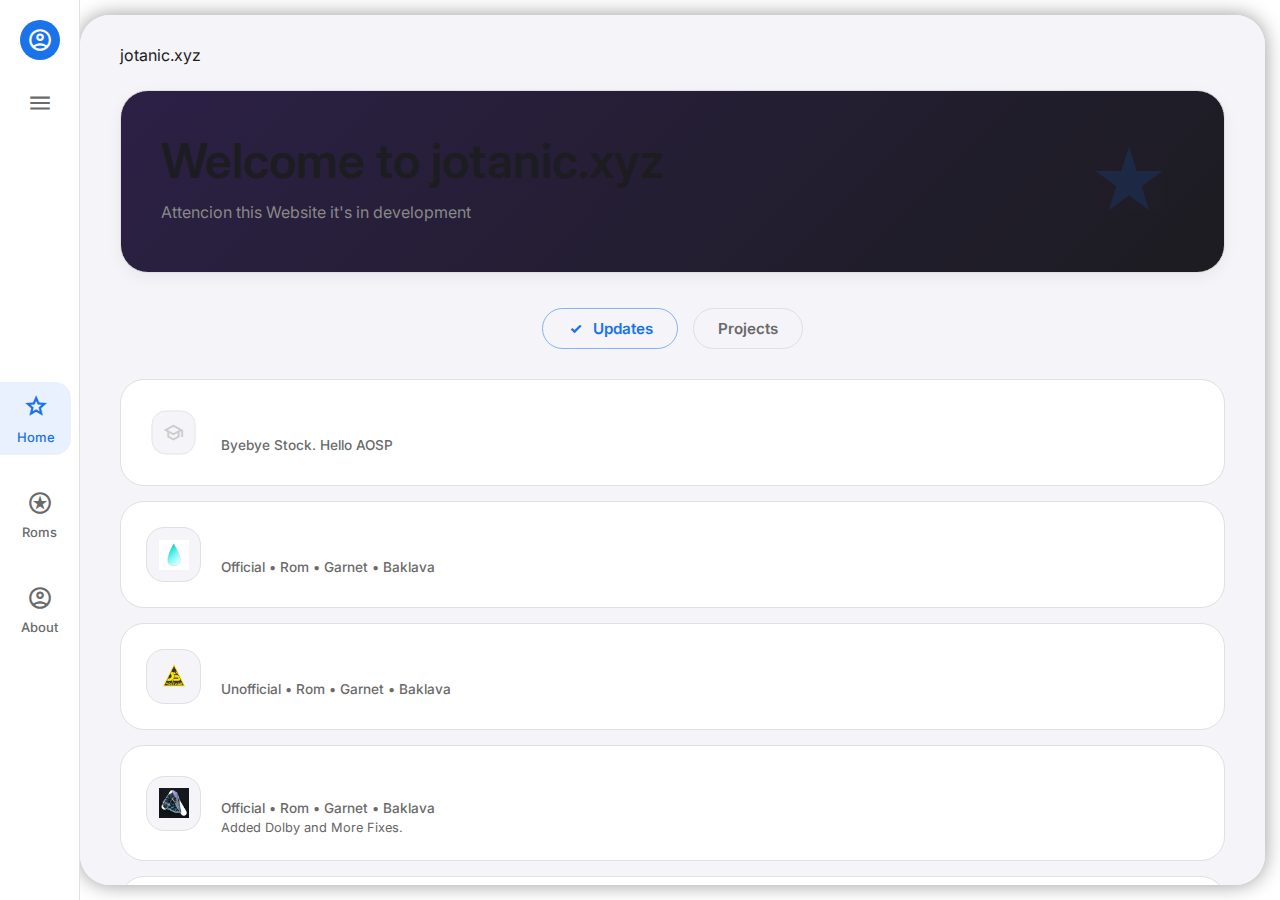
<file: index.html>
<!DOCTYPE html>
<html lang="pt-br">
<head>
    <meta charset="UTF-8">
    <meta name="viewport" content="width=device-width, initial-scale=1.0">
    <title>Jotanic - Home</title>
    <link rel="stylesheet" href="https://fonts.googleapis.com/css2?family=Material+Symbols+Outlined:opsz,wght,FILL,GRAD@24,400,0,0" />
    <link href="https://fonts.googleapis.com/css2?family=Inter:wght@400;500;600&display=swap" rel="stylesheet">
    
    <link rel="stylesheet" href="style.css">

    <style>
        /* Bruh */
        .sub-list {
            display: none; 
            flex-direction: column;
            gap: 10px;
            margin-top: 10px;
            margin-left: 20px; 
            padding-left: 20px;
            border-left: 2px solid #2c2c33; 
        }
        
        /*Folder */
        .folder-header {
            cursor: pointer;
        }

        /* Folder Animation */
        .folder-header .arrow-icon {
            margin-left: auto;
            transition: transform 0.3s;
        }
        .folder-open .arrow-icon {
            transform: rotate(180deg);
        }
        /* --- Filters --- */
        .filter-section {
            margin-top: 20px;
            display: flex;
            flex-direction: column;
            gap: 15px;
        }
        
        .filter-group {
            display: flex;
            align-items: center;
            gap: 10px;
            flex-wrap: wrap;
        }

        .filter-label {
            font-size: 0.8rem;
            color: #888;
            text-transform: uppercase;
            font-weight: 600;
            margin-right: 5px;
        }

        .filter-btn {
            background-color: rgba(255, 255, 255, 0.1);
            border: 1px solid rgba(255, 255, 255, 0.1);
            color: #ccc;
            padding: 6px 16px;
            border-radius: 20px;
            cursor: pointer;
            font-size: 0.85rem;
            transition: all 0.2s;
            font-family: 'Inter', sans-serif;
        }

        .filter-btn:hover {
            background-color: rgba(255, 255, 255, 0.2);
            color: white;
        }

        .filter-btn.active {
            background-color: #bfaee3; 
            color: #2c2045;
            border-color: #bfaee3;
            font-weight: 600;
        }

        
        .rom-tags {
            display: flex;
            flex-wrap: wrap;
            gap: 8px;
            margin-bottom: 8px; 
            margin-top: 4px;
        }

        .mini-tag {
            font-size: 0.75rem;
            background-color: rgba(255, 255, 255, 0.08);
            border: 1px solid rgba(255, 255, 255, 0.1);
            padding: 4px 10px;
            border-radius: 6px;
            color: #ccc;
            font-weight: 500;
            white-space: nowrap;
        }


        .item-info h3 {
            margin-bottom: 8px;
        }
    </style>
</head>
<body>

    <nav class="sidebar">
        <div class="top-section">
            <div class="profile-icon">
                <span class="material-symbols-outlined">account_circle</span>
            </div>
            <button class="menu-btn">
                <span class="material-symbols-outlined">menu</span>
            </button>
        </div>

        <div class="nav-links">
            <a href="index.html" class="menu-btn active" style="text-decoration: none;">
                <div class="icon-box"> <span class="material-symbols-outlined">star</span>
                </div>
                <span>Home</span>
            </a>

            <a href="roms.html" class="menu-btn" style="text-decoration: none;">
                <span class="material-symbols-outlined">stars</span>
                <span>Roms</span>
            </a>

            <a href="about.html" class="menu-btn" style="text-decoration: none;">
                <span class="material-symbols-outlined">account_circle</span>
                <span>About</span>
            </a>
        </div>
    </nav>

    <main class="main-content">
        <header>
            <span>jotanic.xyz</span>
        </header>

        <div class="hero-card" style="background: linear-gradient(135deg, #2c2045 0%, #1c1c21 100%); height: auto; padding-bottom: 50px;">
            <h1>Welcome to jotanic.xyz</h1>
            <p style="color: #888;">Attencion this Website it's in development</p>

            <div class="abstract-art">
                <div class="shape star"></div>
            </div>
        </div>

        <div class="tabs">
            <button id="btn-updates" class="tab-btn active" onclick="showTab('updates')">
                <span class="material-symbols-outlined">check</span>
                Updates
            </button>
            
            <button id="btn-projects" class="tab-btn inactive" onclick="showTab('projects')">
                Projects
            </button>
        </div>

        <div id="view-updates" class="list-container">
            <a href="tutorial/flashguilde.html" class="list-item" style="text-decoration: none; color: inherit;">
                <div class="item-icon" style="transform: scale(0.8);">
                    <span class="material-symbols-outlined">school</span>
                    </div>
                <div class="item-info">
                    <h3>Flash Guilde for Garnet</h3>
                    <p>Byebye Stock. Hello AOSP</p>
                    <span class="item-desc"></span>
                </div>
            </a>
            <a href="post/witaqua.html" class="list-item" style="text-decoration: none; color: inherit;">
                <div class="item-icon">
                    <img src="assets/witaqua.png" alt="witaqua" style="width: 30px; height: 30px; object-fit: contain;">
                </div>
                <div class="item-info">
                    <h3>Witaqua V3.0 Update</h3>
                    <p>Official • Rom • Garnet • Baklava</p>
                    <span class="item-desc"></span>
                </div>
            </a>


            <a href="post/voltage.html" class="list-item" style="text-decoration: none; color: inherit;">
                <div class="item-icon">
                    <img src="assets/voltage.png" alt="VoltageOS" style="width: 30px; height: 30px; object-fit: contain;">
                </div>
                <div class="item-info">
                    <h3>VoltageOS V5.3 Update</h3>
                    <p>Unofficial • Rom • Garnet • Baklava</p>
                    <span class="item-desc"></span>
                </div>
            </a>

            <a href="post/alpha.html" class="list-item" style="text-decoration: none; color: inherit;">
                <div class="item-icon">
                    <img src="assets/alpha.png" alt="AlphaDroid" style="width: 30px; height: 30px; object-fit: contain;">
                </div>
                <div class="item-info">
                    <h3>AlphaDroid Update</h3>
                    <p>Official • Rom • Garnet • Baklava</p>
                    <span class="item-desc">Added Dolby and More Fixes.</span>
                </div>
            </a>

            <a href="post/mist.html" class="list-item" style="text-decoration: none; color: inherit;">
                <div class="item-icon">
                    <img src="assets/mist.png" alt="MistOS" style="width: 30px; height: 30px; object-fit: contain;">
                </div>
                <div class="item-info">
                    <h3>MistOS Update</h3>
                    <p>Unofficial • Rom • Garnet • Baklava</p>
                    <span class="item-desc"></span>
                </div>
            </a>
        </div>


        <div id="view-projects" class="list-container" style="display: none;">
            
            <div class="list-item folder-header" onclick="toggleFolder('folder-garnet', this)">
                <div class="item-icon">
                    <span class="material-symbols-outlined">folder</span> </div>
                <div class="item-info">
                    <h3>Device Trees Garnet</h3>
                    <p>Development • Source</p>
                    <span class="item-desc">Click to see trees versions.</span>
                </div>
                <span class="material-symbols-outlined arrow-icon">expand_more</span>
            </div>

            <div id="folder-garnet" class="sub-list">
                <a href="" class="list-item" style="text-decoration: none; color: inherit;">
                    <div class="item-icon" style="transform: scale(0.8);">
                        <span class="material-symbols-outlined">code</span>
                    </div>
                    <div class="item-info">
                        <h3>None</h3>
                        <p>None</p>
                    </div>
                </a>
            </div>


            <div class="list-item folder-header" onclick="toggleFolder('folder-tutorials', this)">
                <div class="item-icon">
                    <span class="material-symbols-outlined">folder</span>
                </div>
                <div class="item-info">
                    <h3>Tutorials</h3>
                    <p>Guides • How-To</p>
                    <span class="item-desc">Install and Build Roms</span>
                </div>
                <span class="material-symbols-outlined arrow-icon">expand_more</span>
            </div>

            <div id="folder-tutorials" class="sub-list">
                <a href="post/flashGuilde.html" class="list-item" style="text-decoration: none; color: inherit;">
                    <div class="item-icon" style="transform: scale(0.8);">
                        <span class="material-symbols-outlined">school</span>
                    </div>
                    <div class="item-info">
                        <h3>How to Flash Roms</h3>
                        <p>Flashing Time</p>
                    </div>
                </a>
            </div>

        </div>

    </main>

    <script>
        // (Updates / Projects)
        function showTab(tabName) {
            const viewUpdates = document.getElementById('view-updates');
            const viewProjects = document.getElementById('view-projects');
            const btnUpdates = document.getElementById('btn-updates');
            const btnProjects = document.getElementById('btn-projects');
            const checkIcon = '<span class="material-symbols-outlined">check</span>';

            if (tabName === 'updates') {
                viewUpdates.style.display = 'flex';
                viewProjects.style.display = 'none';
                btnUpdates.className = 'tab-btn active';
                btnUpdates.innerHTML = checkIcon + ' Updates';
                btnProjects.className = 'tab-btn inactive';
                btnProjects.innerHTML = 'Projects';
            } else if (tabName === 'projects') {
                viewUpdates.style.display = 'none';
                viewProjects.style.display = 'flex';
                btnProjects.className = 'tab-btn active';
                btnProjects.innerHTML = checkIcon + ' Projects';
                btnUpdates.className = 'tab-btn inactive';
                btnUpdates.innerHTML = 'Updates';
            }
        }

        // Folder
        function toggleFolder(folderId, headerElement) {
            const folder = document.getElementById(folderId);
            
            // Choice
            if (folder.style.display === 'flex') {
                folder.style.display = 'none';
                headerElement.classList.remove('folder-open');
            } else {
                folder.style.display = 'flex';
                headerElement.classList.add('folder-open');
            }
        }
    </script>

</body>
</html>
</file>
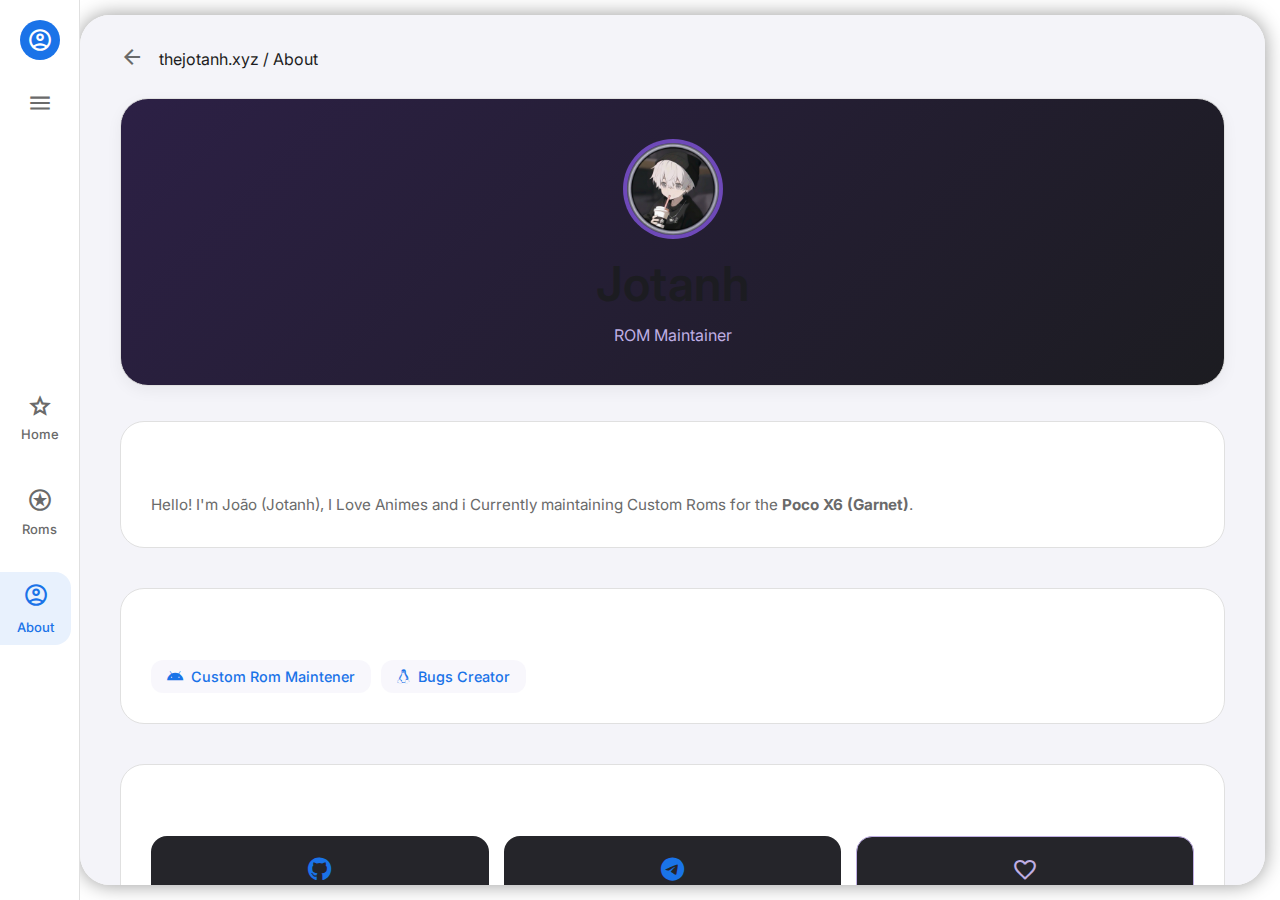
<file: about.html>
<!DOCTYPE html>
<html lang="pt-br">
<head>
    <meta charset="UTF-8">
    <meta name="viewport" content="width=device-width, initial-scale=1.0">
    <title>About Me - Jotanh</title>
    <link rel="stylesheet" href="https://fonts.googleapis.com/css2?family=Material+Symbols+Outlined:opsz,wght,FILL,GRAD@24,400,0,0" />
    <link href="https://fonts.googleapis.com/css2?family=Inter:wght@400;500;600&display=swap" rel="stylesheet">
    <link rel="stylesheet" href="https://cdnjs.cloudflare.com/ajax/libs/font-awesome/6.4.0/css/all.min.css">
    
    <link rel="stylesheet" href="style.css">

    <style>
        /* Style */
        .profile-hero {
            text-align: center;
            display: flex;
            flex-direction: column;
            align-items: center;
            padding-bottom: 40px !important;
        }

        .big-profile-pic {
            width: 100px;
            height: 100px;
            border-radius: 50%;
            object-fit: cover;
            border: 4px solid rgba(255,255,255,0.1);
            margin-bottom: 15px;
            background-color: #5e35b1; /* PlaceHolder */
        }

        .about-section {
            background-color: var(--card-bg);
            border-radius: 24px;
            padding: 30px;
            margin-bottom: 20px;
        }

        .about-section h2 {
            font-size: 1.2rem;
            margin-bottom: 15px;
            color: white;
            display: flex;
            align-items: center;
            gap: 10px;
        }

        .about-text {
            color: var(--text-secondary);
            line-height: 1.6;
            font-size: 0.95rem;
        }

        /* Social */
        .social-grid {
            display: grid;
            grid-template-columns: repeat(auto-fit, minmax(150px, 1fr));
            gap: 15px;
            margin-top: 10px;
        }

        .social-card {
            background-color: #25252a;
            padding: 20px;
            border-radius: 16px;
            text-decoration: none;
            color: white;
            display: flex;
            flex-direction: column;
            align-items: center;
            gap: 10px;
            transition: transform 0.2s, background-color 0.2s;
            border: 1px solid transparent;
        }

        .social-card:hover {
            transform: translateY(-3px);
            background-color: #2c2c33;
            border-color: var(--accent-color);
        }

        .social-card i {
            font-size: 24px;
            color: var(--accent-color);
        }

        /* Tags */
        .skills-container {
            display: flex;
            flex-wrap: wrap;
            gap: 10px;
        }

        .skill-tag {
            background-color: rgba(191, 174, 227, 0.1); /* Transparency */
            color: var(--accent-color);
            padding: 8px 16px;
            border-radius: 12px;
            font-weight: 500;
            font-size: 0.9rem;
            display: flex;
            align-items: center;
            gap: 8px;
        }
    </style>
</head>
<body>

    <nav class="sidebar">
        <div class="top-section">
            <div class="profile-icon">
                <span class="material-symbols-outlined">account_circle</span>
            </div>
            <button class="menu-btn">
                <span class="material-symbols-outlined">menu</span>
            </button>
        </div>

        <div class="nav-links">
            <a href="index.html" class="menu-btn" style="text-decoration: none;">
                <span class="material-symbols-outlined">star</span>
                <span>Home</span>
            </a>

            <a href="roms.html" class="menu-btn" style="text-decoration: none;">
                <span class="material-symbols-outlined">stars</span>
                <span>Roms</span>
            </a>

            <a href="about.html" class="menu-btn active" style="text-decoration: none;">
                <div class="icon-box">
                    <span class="material-symbols-outlined">account_circle</span>
                </div>
                <span>About</span>
            </a>
        </div>
    </nav>

    <main class="main-content">
        <header>
            <a href="index.html" style="text-decoration: none; color: inherit;">
                <span class="material-symbols-outlined back-arrow">arrow_back</span>
            </a>
            <span>thejotanh.xyz / About</span>
        </header>

        <div class="hero-card profile-hero" style="background: linear-gradient(135deg, #2c2045 0%, #1c1c21 100%); height: auto;">
            
            <img src="assets/myprofile/profile.jpg" alt="Profile" class="big-profile-pic">
            
            <h1>Jotanh</h1>
            <p style="color: #bfaee3;">ROM Maintainer</p>
            
        </div>

        <div class="list-container" style="gap: 20px;">
            
            <div class="about-section">
                <h2>
                    <span class="material-symbols-outlined">person</span>
                    Who am I?
                </h2>
                <p class="about-text">
                    Hello! I'm João (Jotanh), I Love Animes and i Currently maintaining Custom Roms for the <strong>Poco X6 (Garnet)</strong>.
                </p>
            </div>

            <div class="about-section">
                <h2>
                    <span class="material-symbols-outlined">code</span>
                    Skills & Tools
                </h2>
                <div class="skills-container">
                    <div class="skill-tag"><i class="fab fa-android"></i> Custom Rom Maintener</div>
                    <div class="skill-tag"><i class="fab fa-linux"></i> Bugs Creator</div>
                </div>
            </div>
            <div class="about-section">
                <h2>
                    <span class="material-symbols-outlined">link</span>
                    Connect with me
                </h2>
                <div class="social-grid">
                    <a href="https://github.com/JotaPE-pp" target="_blank" class="social-card">
                        <i class="fab fa-github"></i>
                        <span>GitHub</span>
                    </a>
                    <a href="https://t.me/joaodoximicustom" target="_blank" class="social-card">
                        <i class="fab fa-telegram"></i>
                        <span>Telegram</span>
                    </a>
                    <a href="https://ko-fi.com/joaodoximi" class="social-card" style="border-color: #bfaee3;">
                        <span class="material-symbols-outlined" style="color: #bfaee3;">favorite</span>
                        <span style="color: #bfaee3;">Donate</span>
                    </a>
                </div>
            </div>

        </div>
    </main>

</body>
</html>
</file>
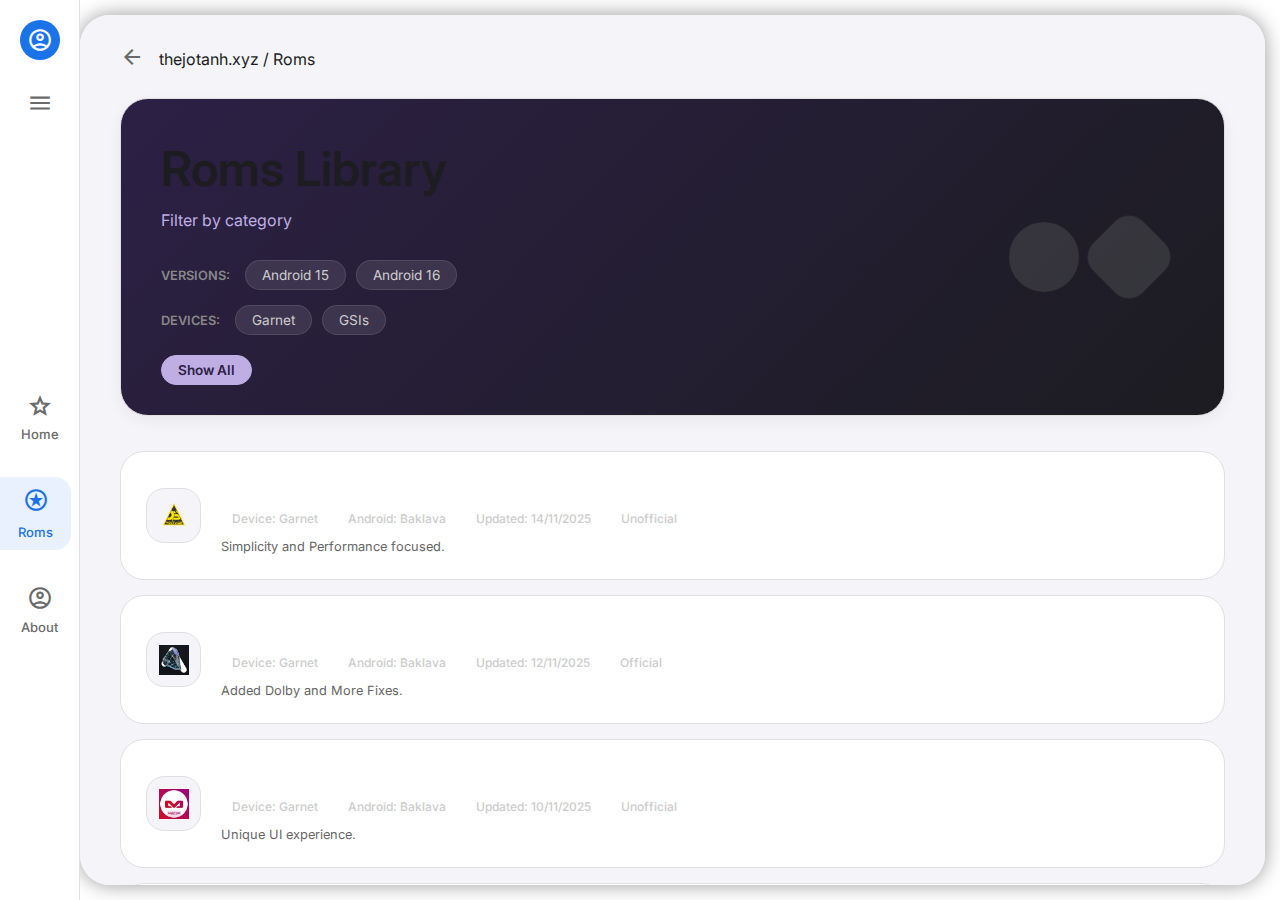
<file: roms.html>
<!DOCTYPE html>
<html lang="pt-br">
<head>
    <meta charset="UTF-8">
    <meta name="viewport" content="width=device-width, initial-scale=1.0">
    <title>Roms Library - thejotanh</title>
    <link rel="stylesheet" href="https://fonts.googleapis.com/css2?family=Material+Symbols+Outlined:opsz,wght,FILL,GRAD@24,400,0,0" />
    <link href="https://fonts.googleapis.com/css2?family=Inter:wght@400;500;600&display=swap" rel="stylesheet">
    
    <link rel="stylesheet" href="style.css">

    <style>
        /* --- Filters --- */
        .filter-section {
            margin-top: 20px;
            display: flex;
            flex-direction: column;
            gap: 15px;
        }
        
        .filter-group {
            display: flex;
            align-items: center;
            gap: 10px;
            flex-wrap: wrap;
        }

        .filter-label {
            font-size: 0.8rem;
            color: #888;
            text-transform: uppercase;
            font-weight: 600;
            margin-right: 5px;
        }

        .filter-btn {
            background-color: rgba(255, 255, 255, 0.1);
            border: 1px solid rgba(255, 255, 255, 0.1);
            color: #ccc;
            padding: 6px 16px;
            border-radius: 20px;
            cursor: pointer;
            font-size: 0.85rem;
            transition: all 0.2s;
            font-family: 'Inter', sans-serif;
        }

        .filter-btn:hover {
            background-color: rgba(255, 255, 255, 0.2);
            color: white;
        }

        .filter-btn.active {
            background-color: #bfaee3; 
            color: #2c2045;
            border-color: #bfaee3;
            font-weight: 600;
        }

        
        .rom-tags {
            display: flex;
            flex-wrap: wrap;
            gap: 8px;
            margin-bottom: 8px; 
            margin-top: 4px;
        }

        .mini-tag {
            font-size: 0.75rem;
            background-color: rgba(255, 255, 255, 0.08);
            border: 1px solid rgba(255, 255, 255, 0.1);
            padding: 4px 10px;
            border-radius: 6px;
            color: #ccc;
            font-weight: 500;
            white-space: nowrap;
        }
        .item-info h3 {
            margin-bottom: 8px;
        }
    </style>
</head>
<body>

    <nav class="sidebar">
        <div class="top-section">
            <div class="profile-icon">
                <span class="material-symbols-outlined">account_circle</span>
            </div>
            <button class="menu-btn">
                <span class="material-symbols-outlined">menu</span>
            </button>
        </div>

        <div class="nav-links">
            <a href="index.html" class="menu-btn" style="text-decoration: none;">
                <span class="material-symbols-outlined">star</span>
                <span>Home</span>
            </a>

            <a href="roms.html" class="menu-btn active" style="text-decoration: none;">
                <div class="icon-box">
                    <span class="material-symbols-outlined">stars</span>
                </div>
                <span>Roms</span>
            </a>

            <a href="about.html" class="menu-btn" style="text-decoration: none;">
                <span class="material-symbols-outlined">account_circle</span>
                <span>About</span>
            </a>
        </div>
    </nav>

    <main class="main-content">
        <header>
            <a href="index.html" style="text-decoration: none; color: inherit;">
                <span class="material-symbols-outlined back-arrow">arrow_back</span>
            </a>
            <span>thejotanh.xyz / Roms</span>
        </header>

        <div class="hero-card" style="background: linear-gradient(135deg, #2c2045 0%, #1c1c21 100%); height: auto; padding-bottom: 30px;">
            <h1>Roms Library</h1>
            <p style="color: #bfaee3; margin-bottom: 10px;">Filter by category</p>
            
            <div class="filter-section">
                
                <div class="filter-group">
                    <span class="filter-label">Versions:</span>
                    <button class="filter-btn" onclick="filterRoms('ver', 'a15', this)">Android 15</button>
                    <button class="filter-btn" onclick="filterRoms('ver', 'a16', this)">Android 16</button>
                </div>

                <div class="filter-group">
                    <span class="filter-label">Devices:</span>
                    <button class="filter-btn" onclick="filterRoms('dev', 'garnet', this)">Garnet</button>
                    <button class="filter-btn" onclick="filterRoms('dev', 'gsi', this)">GSIs</button>
                </div>

                <div class="filter-group" style="margin-top: 5px;">
                    <button class="filter-btn active" id="btn-all" onclick="resetFilters(this)">Show All</button>
                </div>
            </div>

            <div class="abstract-art">
                <div class="shape circle"></div>
                <div class="shape square" style="transform: rotate(45deg);"></div>
            </div>
        </div>

        <div class="list-container" id="roms-list">
            
            <a href="post/voltage.html" class="list-item" data-ver="a16" data-dev="garnet" style="text-decoration: none; color: inherit;">
                <div class="item-icon">
                    <img src="assets/voltage.png" alt="Voltage" style="width: 30px; height: 30px; object-fit: contain;">
                </div>
                <div class="item-info">
                    <h3>VoltageOS</h3>
                    <div class="rom-tags">
                        <span class="mini-tag">Device: Garnet</span>
                        <span class="mini-tag">Android: Baklava</span>
                        <span class="mini-tag">Updated: 14/11/2025</span>
                        <span class="mini-tag">Unofficial</span>
                    </div>
                    <span class="item-desc">Simplicity and Performance focused.</span>
                </div>
            </a>

            <a href="post/alpha.html" class="list-item" data-ver="a16" data-dev="garnet" style="text-decoration: none; color: inherit;">
                <div class="item-icon">
                    <img src="assets/alpha.png" alt="Alpha" style="width: 30px; height: 30px; object-fit: contain;">
                </div>
                <div class="item-info">
                    <h3>AlphaDroid</h3>
                    <div class="rom-tags">
                        <span class="mini-tag">Device: Garnet</span>
                        <span class="mini-tag">Android: Baklava</span>
                        <span class="mini-tag">Updated: 12/11/2025</span>
                        <span class="mini-tag">Official</span>
                    </div>
                    <span class="item-desc">Added Dolby and More Fixes.</span>
                </div>
            </a>

            <a href="post/mist.html" class="list-item" data-ver="a16" data-dev="garnet" style="text-decoration: none; color: inherit;">
                <div class="item-icon">
                    <img src="assets/mist.png" alt="Mist" style="width: 30px; height: 30px; object-fit: contain;">
                </div>
                <div class="item-info">
                    <h3>MistOS</h3>
                    <div class="rom-tags">
                        <span class="mini-tag">Device: Garnet</span>
                        <span class="mini-tag">Android: Baklava</span>
                        <span class="mini-tag">Updated: 10/11/2025</span>
                        <span class="mini-tag">Unofficial</span>
                    </div>
                    <span class="item-desc">Unique UI experience.</span>
                </div>
            </a>

            <a href="post/matrixx.html" class="list-item" data-ver="a15" data-dev="garnet" style="text-decoration: none; color: inherit;">
                <div class="item-icon">
                    <img src="assets/matrixx.png" alt="Matrixx" style="width: 30px; height: 30px; object-fit: contain;">
                </div>
                <div class="item-info">
                    <h3>Matrixx</h3>
                    <div class="rom-tags">
                        <span class="mini-tag">Device: Garnet</span>
                        <span class="mini-tag">Android: Baklava</span>
                        <span class="mini-tag">Updated: 08/11/2025</span>
                        <span class="mini-tag">Unofficial</span>
                    </div>
                    <span class="item-desc">Best of both worlds.</span>
                </div>
            </a>

        </div>
    </main>

    <script>
        function filterRoms(type, value, btnElement) {
            const listItems = document.querySelectorAll('.list-item');
            const allBtns = document.querySelectorAll('.filter-btn');

            // Filter
            allBtns.forEach(btn => btn.classList.remove('active'));
 
            btnElement.classList.add('active');


            listItems.forEach(item => {
                const itemValue = item.getAttribute('data-' + type);

 
                if (itemValue === value) {
                    item.style.display = 'flex';
                } else {
                    item.style.display = 'none';
                }
            });
        }

        function resetFilters(btnElement) {
            const listItems = document.querySelectorAll('.list-item');
            const allBtns = document.querySelectorAll('.filter-btn');

            allBtns.forEach(btn => btn.classList.remove('active'));
            btnElement.classList.add('active');

            // Show all items
            listItems.forEach(item => {
                item.style.display = 'flex';
            });
        }
    </script>

</body>
</html>
</file>
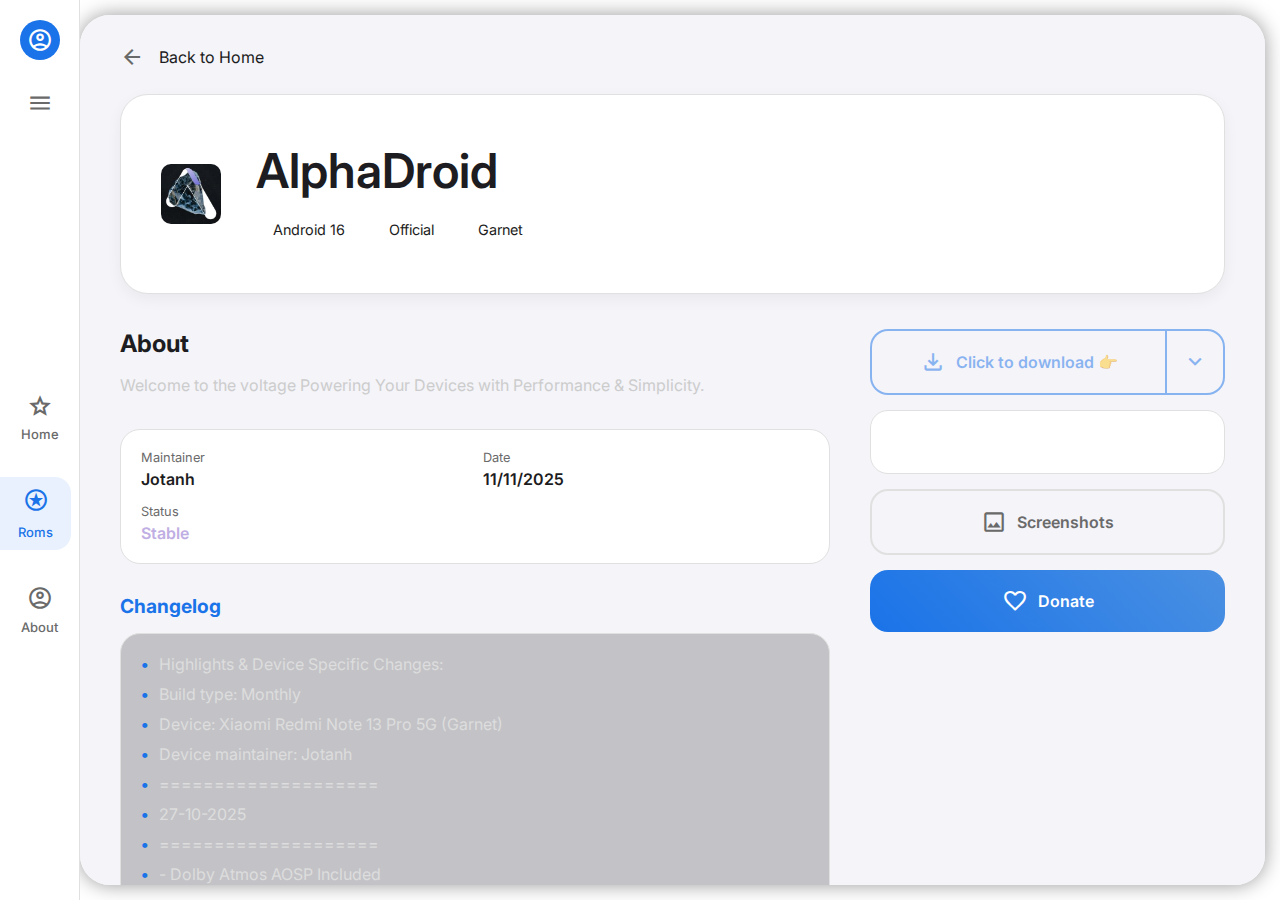
<file: post/alpha.html>
<!DOCTYPE html>
<html lang="pt-br">
<head>
    <meta charset="UTF-8">
    <meta name="viewport" content="width=device-width, initial-scale=1.0">
    <title>AlphaDroid - Details</title>
    <link rel="stylesheet" href="https://fonts.googleapis.com/css2?family=Material+Symbols+Outlined:opsz,wght,FILL,GRAD@24,400,0,0" />
    <link href="https://fonts.googleapis.com/css2?family=Inter:wght@400;500;600&display=swap" rel="stylesheet">
    
    <link rel="stylesheet" href="../style.css">
</head>
<body>

    <nav class="sidebar">
        <div class="top-section">
            <div class="profile-icon">
                <span class="material-symbols-outlined">account_circle</span>
            </div>
            <button class="menu-btn">
                <span class="material-symbols-outlined">menu</span>
            </button>
        </div>

        <div class="nav-links">
            <a href="../index.html" class="menu-btn" style="text-decoration: none;">
                <span class="material-symbols-outlined">star</span>
                <span>Home</span>
            </a>

            <a href="../roms.html" class="menu-btn active" style="text-decoration: none;">
                <div class="icon-box">
                    <span class="material-symbols-outlined">stars</span>
                </div>
                <span>Roms</span>
            </a>

            <a href="../about.html" class="menu-btn" style="text-decoration: none;">
                <span class="material-symbols-outlined">account_circle</span>
                <span>About</span>
            </a>
        </div>
    </nav>

    <main class="main-content">
        <header>
            <a href="../roms.html" style="color: inherit; text-decoration: none; display: flex; align-items: center;">
                <span class="material-symbols-outlined back-arrow">arrow_back</span>
                <span>Back to Home</span>
            </a>
        </header>

        <div class="hero-card post-hero">
            <div class="post-header-content">
                <img src="../assets/alpha.png" alt="Logo" class="post-logo">
                <div>
                    <h1>AlphaDroid</h1>
                    <div class="tags">
                        <div class="tag">Android 16</div>
                        <div class="tag">Official</div>
                        <div class="tag">Garnet</div>
                    </div>
                </div>
            </div>
        </div>

        <div class="post-container">
            
            <div class="post-details">
                <h2>About</h2>
                <p class="description">
                    Welcome to the voltage Powering Your Devices with Performance & Simplicity.
                </p>

                <div class="info-grid">
                    <div class="info-item">
                        <span class="label">Maintainer</span>
                        <span class="value">Jotanh</span>
                    </div>
                    <div class="info-item">
                        <span class="label">Date</span>
                        <span class="value">11/11/2025</span>
                    </div>
                    <div class="info-item">
                        <span class="label">Status</span>
                        <span class="value" style="color: #bfaee3;">Stable</span>
                    </div>
                </div>

                <h3>Changelog</h3>
                <ul class="changelog-list" id="changelog-container" data-file="../changelogs/alpha.txt">
                    <li style="color: #888;">Loading changelog...</li>
                </ul>
            </div>

            <div class="post-actions">
                
                <div class="download-group">
                    <a href="" class="action-btn primary main-dl">
                        <span class="material-symbols-outlined">download</span>
                        Click to download 👉
                    </a>
                    
                    <button class="action-btn primary arrow-dl" onclick="toggleVersions()">
                        <span class="material-symbols-outlined">expand_more</span>
                    </button>

                    <div id="version-menu" class="dropdown-menu">
                        <p class="dropdown-title">Older Versions</p>
                        <a href="https://sourceforge.net/projects/alphadroid-project/files/garnet/AlphaDroid-16-20251027-gapps-garnet-v4.1.zip/download" class="dropdown-item">Download V4.1 (27/10) (Gapps)</a>
                        <a href="https://sourceforge.net/projects/alphadroid-project/files/garnet/AlphaDroid-16-20251027-vanilla-garnet-v4.1.zip/download" class="dropdown-item">Download V4.1 (27/10) (Vanilla)</a>
                        <a href="https://sourceforge.net/projects/alphadroid-project/files/garnet/AlphaDroid-16-20251021-gapps-garnet-v4.1.zip/download" class="dropdown-item">Download V4.1 (21/10) (Gapps)</a>
                    </div>
                </div>

                <a href="https://orangefox.download/device/6654e14cd739290feafe4383" class="action-btn secondary">
                    <span class="material-symbols-outlined">memory</span>
                    Download Recovery
                </a>

                <a href="#screenshots-section" class="action-btn outline">
                    <span class="material-symbols-outlined">image</span>
                    Screenshots
                </a>

                <a href="https://ko-fi/joaodoximi" class="action-btn donate-btn">
                    <span class="material-symbols-outlined">favorite</span>
                    Donate
                </a>
            </div>
        </div>

        <div id="screenshots-section" class="screenshots-container">
            <h3>Screenshots</h3>
            <div class="carousel">
                <img src="../assets/alpha/print1.jpg" class="carousel-item" alt="Print 1">
                <img src="../assets/alpha/print2.jpg" class="carousel-item" alt="Print 2">
                <img src="../assets/alpha/print3.jpg" class="carousel-item" alt="Print 3">
                <img src="../assets/alpha/print4.jpg" class="carousel-item" alt="Print 4">
            </div>
        </div>

    </main>

    <script>
        // Changelog
        document.addEventListener("DOMContentLoaded", function() {
            const listContainer = document.getElementById('changelog-container');
            const filePath = listContainer.getAttribute('data-file');

            if (filePath) {
                fetch(filePath)
                    .then(response => {
                        if (!response.ok) throw new Error("File not found");
                        return response.text();
                    })
                    .then(text => {
                        listContainer.innerHTML = '';
                        const lines = text.split('\n');
                        
                        lines.forEach(line => {
                            if (line.trim() !== '') {
                                const li = document.createElement('li');
                                li.textContent = line;
                                listContainer.appendChild(li);
                            }
                        });
                    })
                    .catch(error => {
                        console.error(error);
                        listContainer.innerHTML = '<li style="color: #ff6b6b;">Error Please Reload the page.</li>';
                    });
            }
        });

        // Version Menu
        function toggleVersions() {
            const menu = document.getElementById('version-menu');
            if (menu.style.display === 'block') {
                menu.style.display = 'none';
            } else {
                menu.style.display = 'block';
            }
        }

        // Close Menu
        window.onclick = function(event) {
            if (!event.target.matches('.arrow-dl') && !event.target.matches('.arrow-dl *')) {
                const menu = document.getElementById('version-menu');
                if (menu && menu.style.display === 'block') {
                    menu.style.display = 'none';
                }
            }
        }
    </script>

</body>
</html>
</file>
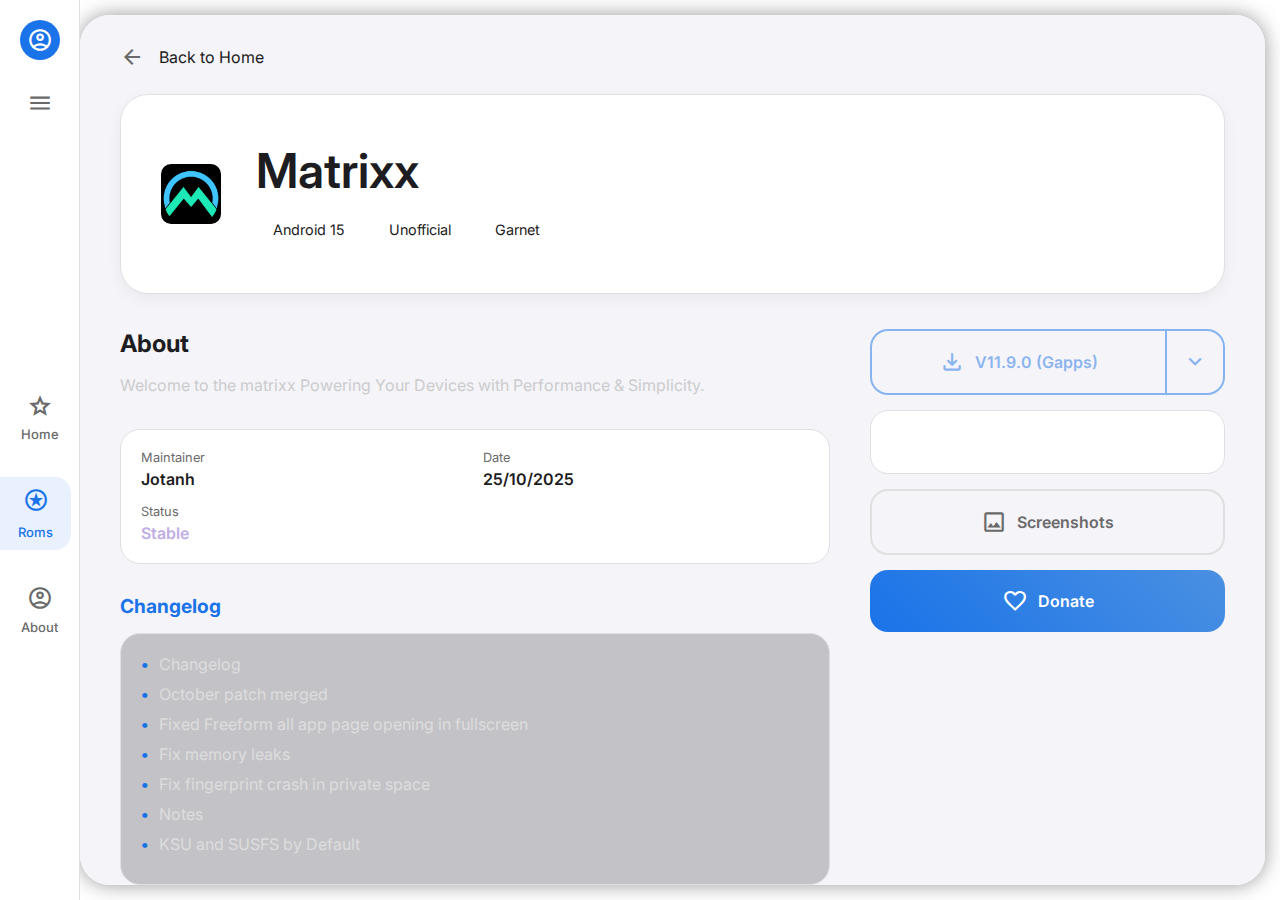
<file: post/matrixx.html>
<!DOCTYPE html>
<html lang="pt-br">
<head>
    <meta charset="UTF-8">
    <meta name="viewport" content="width=device-width, initial-scale=1.0">
    <title>Matrixx - Details</title>
    <link rel="stylesheet" href="https://fonts.googleapis.com/css2?family=Material+Symbols+Outlined:opsz,wght,FILL,GRAD@24,400,0,0" />
    <link href="https://fonts.googleapis.com/css2?family=Inter:wght@400;500;600&display=swap" rel="stylesheet">
    
    <link rel="stylesheet" href="../style.css">
</head>
<body>

    <nav class="sidebar">
        <div class="top-section">
            <div class="profile-icon">
                <span class="material-symbols-outlined">account_circle</span>
            </div>
            <button class="menu-btn">
                <span class="material-symbols-outlined">menu</span>
            </button>
        </div>

        <div class="nav-links">
            <a href="../index.html" class="menu-btn" style="text-decoration: none;">
                <span class="material-symbols-outlined">star</span>
                <span>Home</span>
            </a>

            <a href="../roms.html" class="menu-btn active" style="text-decoration: none;">
                <div class="icon-box">
                    <span class="material-symbols-outlined">stars</span>
                </div>
                <span>Roms</span>
            </a>

            <a href="../about.html" class="menu-btn" style="text-decoration: none;">
                <span class="material-symbols-outlined">account_circle</span>
                <span>About</span>
            </a>
        </div>
    </nav>

    <main class="main-content">
        <header>
            <a href="../roms.html" style="color: inherit; text-decoration: none; display: flex; align-items: center;">
                <span class="material-symbols-outlined back-arrow">arrow_back</span>
                <span>Back to Home</span>
            </a>
        </header>

        <div class="hero-card post-hero">
            <div class="post-header-content">
                <img src="../assets/matrixx.png" alt="Logo" class="post-logo">
                <div>
                    <h1>Matrixx</h1>
                    <div class="tags">
                        <div class="tag">Android 15</div>
                        <div class="tag">Unofficial</div>
                        <div class="tag">Garnet</div>
                    </div>
                </div>
            </div>
        </div>

        <div class="post-container">
            
            <div class="post-details">
                <h2>About</h2>
                <p class="description">
                    Welcome to the matrixx Powering Your Devices with Performance & Simplicity.
                </p>

                <div class="info-grid">
                    <div class="info-item">
                        <span class="label">Maintainer</span>
                        <span class="value">Jotanh</span>
                    </div>
                    <div class="info-item">
                        <span class="label">Date</span>
                        <span class="value">25/10/2025</span>
                    </div>
                    <div class="info-item">
                        <span class="label">Status</span>
                        <span class="value" style="color: #bfaee3;">Stable</span>
                    </div>
                </div>

                <h3>Changelog</h3>
                <ul class="changelog-list" id="changelog-container" data-file="../changelogs/matrixx.txt">
                    <li style="color: #888;">Loading changelog...</li>
                </ul>
            </div>

            <div class="post-actions">
                
                <div class="download-group">
                    <a href="https://sourceforge.net/projects/joaodoximiroms/files/Garnet/Matrixx/Matrixx-v11.9.0-Unofficial-garnet-Gapps-202510250318.zip/download" class="action-btn primary main-dl">
                        <span class="material-symbols-outlined">download</span>
                        V11.9.0 (Gapps)
                    </a>
                    
                    <button class="action-btn primary arrow-dl" onclick="toggleVersions()">
                        <span class="material-symbols-outlined">expand_more</span>
                    </button>

                    <div id="version-menu" class="dropdown-menu">
                        <p class="dropdown-title">Older Versions</p>
                        <a href="https://sourceforge.net/projects/joaodoximiroms/files/Garnet/Matrixx/Matrixx-v11.9.0-Unofficial-garnet-Vanilla-202510250645.zip/download" class="dropdown-item">V11.9.0 (Vanilla)</a>
                    </div>
                </div>

                <a href="https://t.me/joaodoximichat" class="action-btn secondary">
                    <span class="material-symbols-outlined">memory</span>
                    Support
                </a>

                <a href="#screenshots-section" class="action-btn outline">
                    <span class="material-symbols-outlined">image</span>
                    Screenshots
                </a>

                <a href="https://ko-fi.com/joaodoximi" class="action-btn donate-btn">
                    <span class="material-symbols-outlined">favorite</span>
                    Donate
                </a>
            </div>
        </div>

        <div id="screenshots-section" class="screenshots-container">
            <h3>Screenshots</h3>
            <div class="carousel">
                <img src="../assets/matrixx/print1.jpg" class="carousel-item" alt="Print 1">
                <img src="../assets/matrixx/print2.jpg" class="carousel-item" alt="Print 2">
                <img src="../assets/matrixx/print3.jpg" class="carousel-item" alt="Print 3">
                <img src="../assets/matrixx/print4.jpg" class="carousel-item" alt="Print 4">
            </div>
        </div>

    </main>

    <script>
        // Changelog
        document.addEventListener("DOMContentLoaded", function() {
            const listContainer = document.getElementById('changelog-container');
            const filePath = listContainer.getAttribute('data-file');

            if (filePath) {
                fetch(filePath)
                    .then(response => {
                        if (!response.ok) throw new Error("file not found");
                        return response.text();
                    })
                    .then(text => {
                        listContainer.innerHTML = '';
                        const lines = text.split('\n');
                        
                        lines.forEach(line => {
                            if (line.trim() !== '') {
                                const li = document.createElement('li');
                                li.textContent = line;
                                listContainer.appendChild(li);
                            }
                        });
                    })
                    .catch(error => {
                        console.error(error);
                        listContainer.innerHTML = '<li style="color: #ff6b6b;">Error Please Reload this page</li>';
                    });
            }
        });

        // Version Menu
        function toggleVersions() {
            const menu = document.getElementById('version-menu');
            if (menu.style.display === 'block') {
                menu.style.display = 'none';
            } else {
                menu.style.display = 'block';
            }
        }

        // Version Menu
        window.onclick = function(event) {
            if (!event.target.matches('.arrow-dl') && !event.target.matches('.arrow-dl *')) {
                const menu = document.getElementById('version-menu');
                if (menu && menu.style.display === 'block') {
                    menu.style.display = 'none';
                }
            }
        }
    </script>

</body>
</html>
</file>
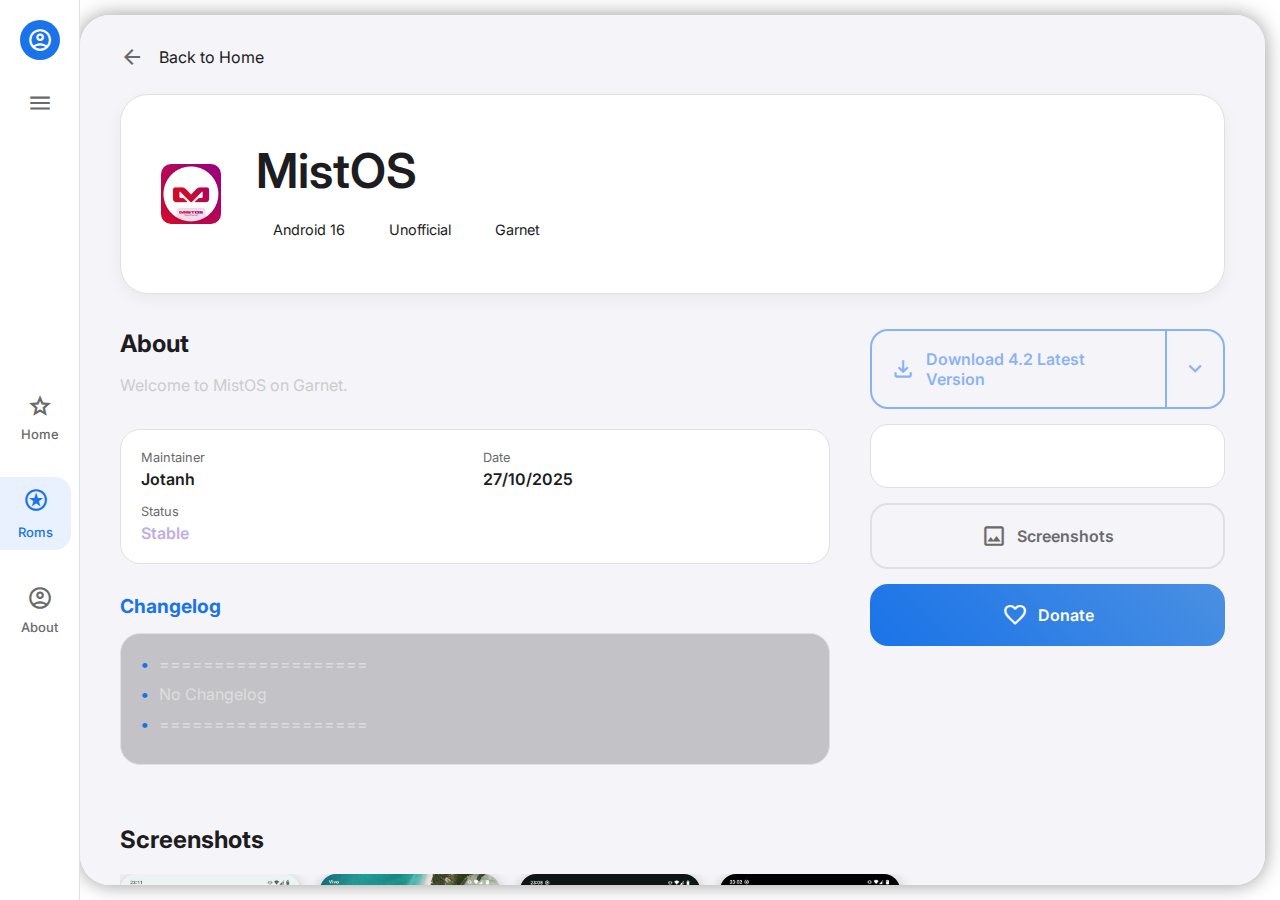
<file: post/mist.html>
<!DOCTYPE html>
<html lang="pt-br">
<head>
    <meta charset="UTF-8">
    <meta name="viewport" content="width=device-width, initial-scale=1.0">
    <title>MistOS - Details</title>
    <link rel="stylesheet" href="https://fonts.googleapis.com/css2?family=Material+Symbols+Outlined:opsz,wght,FILL,GRAD@24,400,0,0" />
    <link href="https://fonts.googleapis.com/css2?family=Inter:wght@400;500;600&display=swap" rel="stylesheet">
    
    <link rel="stylesheet" href="../style.css">
</head>
<body>

    <nav class="sidebar">
        <div class="top-section">
            <div class="profile-icon">
                <span class="material-symbols-outlined">account_circle</span>
            </div>
            <button class="menu-btn">
                <span class="material-symbols-outlined">menu</span>
            </button>
        </div>

        <div class="nav-links">
            <a href="../index.html" class="menu-btn" style="text-decoration: none;">
                <span class="material-symbols-outlined">star</span>
                <span>Home</span>
            </a>

            <a href="../roms.html" class="menu-btn active" style="text-decoration: none;">
                <div class="icon-box">
                    <span class="material-symbols-outlined">stars</span>
                </div>
                <span>Roms</span>
            </a>

            <a href="../about.html" class="menu-btn" style="text-decoration: none;">
                <span class="material-symbols-outlined">account_circle</span>
                <span>About</span>
            </a>
        </div>
    </nav>

    <main class="main-content">
        <header>
            <a href="../roms.html" style="color: inherit; text-decoration: none; display: flex; align-items: center;">
                <span class="material-symbols-outlined back-arrow">arrow_back</span>
                <span>Back to Home</span>
            </a>
        </header>

        <div class="hero-card post-hero">
            <div class="post-header-content">
                <img src="../assets/mist.png" alt="Logo" class="post-logo">
                <div>
                    <h1>MistOS</h1>
                    <div class="tags">
                        <div class="tag">Android 16</div>
                        <div class="tag">Unofficial</div>
                        <div class="tag">Garnet</div>
                    </div>
                </div>
            </div>
        </div>

        <div class="post-container">
            
            <div class="post-details">
                <h2>About</h2>
                <p class="description">
                    Welcome to MistOS on Garnet.
                </p>

                <div class="info-grid">
                    <div class="info-item">
                        <span class="label">Maintainer</span>
                        <span class="value">Jotanh</span>
                    </div>
                    <div class="info-item">
                        <span class="label">Date</span>
                        <span class="value">27/10/2025</span>
                    </div>
                    <div class="info-item">
                        <span class="label">Status</span>
                        <span class="value" style="color: #bfaee3;">Stable</span>
                    </div>
                </div>

                <h3>Changelog</h3>
                <ul class="changelog-list" id="changelog-container" data-file="../changelogs/mist.txt">
                    <li style="color: #888;">Loading changelog...</li>
                </ul>
            </div>

            <div class="post-actions">
                
                <div class="download-group">
                    <a href="https://drive.usercontent.google.com/download?id=1fgBvr4F44NRRg3K5g5OIpFDfwQRN4iSo&export=download&authuser=0" class="action-btn primary main-dl">
                        <span class="material-symbols-outlined">download</span>
                        Download 4.2 Latest Version
                    </a>
                    
                    <button class="action-btn primary arrow-dl" onclick="toggleVersions()">
                        <span class="material-symbols-outlined">expand_more</span>
                    </button>

                    <div id="version-menu" class="dropdown-menu">
                        <p class="dropdown-title">Older Versions</p>
                        <a href="https://t.me/joaodoximicustom/29" class="dropdown-item">Mist 4.0</a>
                    </div>
                </div>

                <a href="https://t.me/joaodoximichat" class="action-btn secondary">
                    <span class="material-symbols-outlined">memory</span>
                    Support
                </a>

                <a href="#screenshots-section" class="action-btn outline">
                    <span class="material-symbols-outlined">image</span>
                    Screenshots
                </a>

                <a href="https://ko-fi.com/joaodoximi" class="action-btn donate-btn">
                    <span class="material-symbols-outlined">favorite</span>
                    Donate
                </a>
            </div>
        </div>

        <div id="screenshots-section" class="screenshots-container">
            <h3>Screenshots</h3>
            <div class="carousel">
                <img src="../assets/mist/print1.jpg" class="carousel-item" alt="Print 1">
                <img src="../assets/mist/print2.jpg" class="carousel-item" alt="Print 2">
                <img src="../assets/mist/print3.jpg" class="carousel-item" alt="Print 3">
                <img src="../assets/mist/print4.jpg" class="carousel-item" alt="Print 4">
            </div>
        </div>

    </main>

    <script>
        // Changelog
        document.addEventListener("DOMContentLoaded", function() {
            const listContainer = document.getElementById('changelog-container');
            const filePath = listContainer.getAttribute('data-file');

            if (filePath) {
                fetch(filePath)
                    .then(response => {
                        if (!response.ok) throw new Error("File not found");
                        return response.text();
                    })
                    .then(text => {
                        listContainer.innerHTML = '';
                        const lines = text.split('\n');
                        
                        lines.forEach(line => {
                            if (line.trim() !== '') {
                                const li = document.createElement('li');
                                li.textContent = line;
                                listContainer.appendChild(li);
                            }
                        });
                    })
                    .catch(error => {
                        console.error(error);
                        listContainer.innerHTML = '<li style="color: #ff6b6b;">Error Please Reload the page.</li>';
                    });
            }
        });

        // Version Menu
        function toggleVersions() {
            const menu = document.getElementById('version-menu');
            if (menu.style.display === 'block') {
                menu.style.display = 'none';
            } else {
                menu.style.display = 'block';
            }
        }

        // Close Menu
        window.onclick = function(event) {
            if (!event.target.matches('.arrow-dl') && !event.target.matches('.arrow-dl *')) {
                const menu = document.getElementById('version-menu');
                if (menu && menu.style.display === 'block') {
                    menu.style.display = 'none';
                }
            }
        }
    </script>

</body>
</html>
</file>
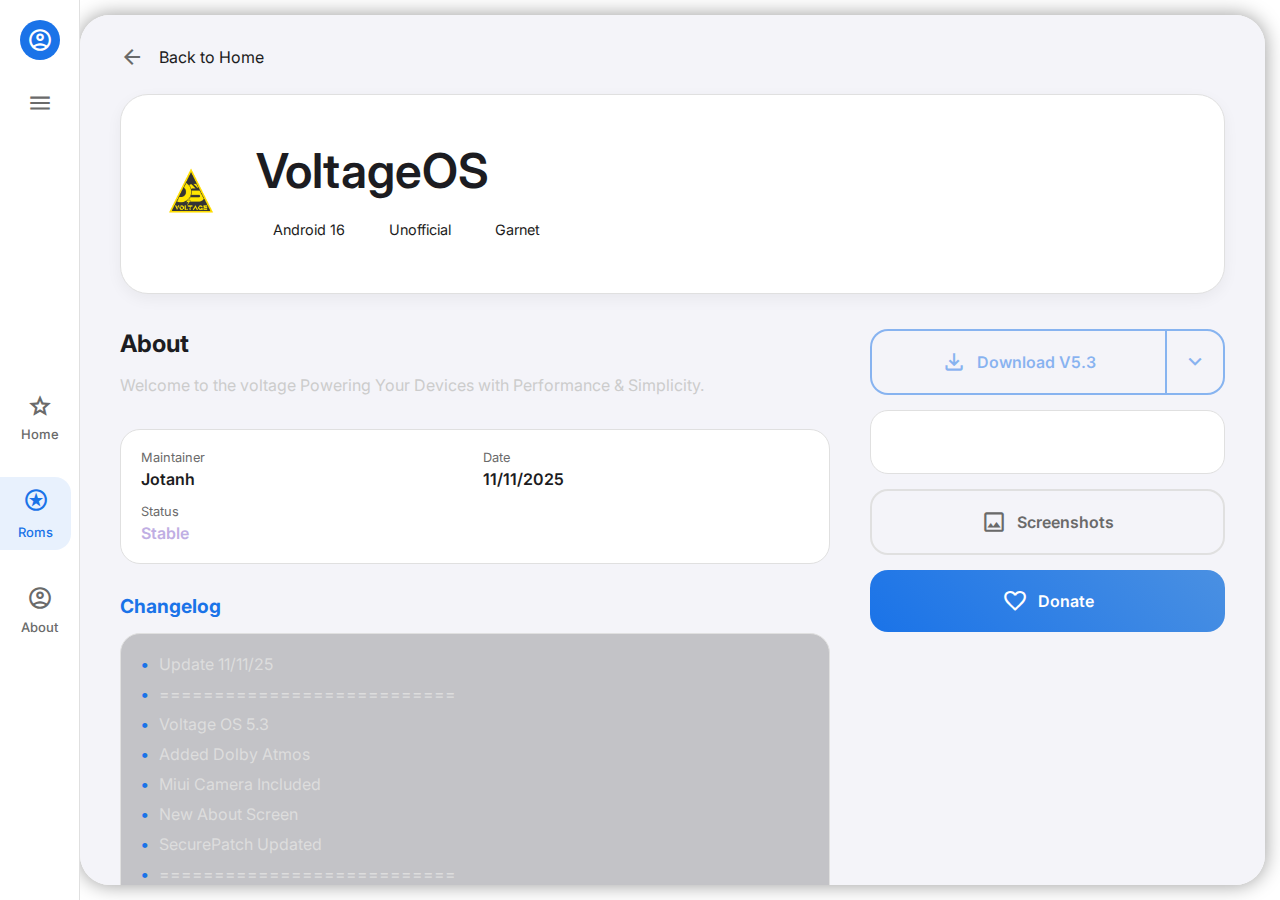
<file: post/voltage.html>
<!DOCTYPE html>
<html lang="pt-br">
<head>
    <meta charset="UTF-8">
    <meta name="viewport" content="width=device-width, initial-scale=1.0">
    <title>VoltageOS - Details</title>
    <link rel="stylesheet" href="https://fonts.googleapis.com/css2?family=Material+Symbols+Outlined:opsz,wght,FILL,GRAD@24,400,0,0" />
    <link href="https://fonts.googleapis.com/css2?family=Inter:wght@400;500;600&display=swap" rel="stylesheet">
    
    <link rel="stylesheet" href="../style.css">
</head>
<body>

    <nav class="sidebar">
        <div class="top-section">
            <div class="profile-icon">
                <span class="material-symbols-outlined">account_circle</span>
            </div>
            <button class="menu-btn">
                <span class="material-symbols-outlined">menu</span>
            </button>
        </div>

        <div class="nav-links">
            <a href="../index.html" class="menu-btn" style="text-decoration: none;">
                <span class="material-symbols-outlined">star</span>
                <span>Home</span>
            </a>

            <a href="../roms.html" class="menu-btn active" style="text-decoration: none;">
                <div class="icon-box">
                    <span class="material-symbols-outlined">stars</span>
                </div>
                <span>Roms</span>
            </a>

            <a href="../about.html" class="menu-btn" style="text-decoration: none;">
                <span class="material-symbols-outlined">account_circle</span>
                <span>About</span>
            </a>
        </div>
    </nav>

    <main class="main-content">
        <header>
            <a href="../roms.html" style="color: inherit; text-decoration: none; display: flex; align-items: center;">
                <span class="material-symbols-outlined back-arrow">arrow_back</span>
                <span>Back to Home</span>
            </a>
        </header>

        <div class="hero-card post-hero">
            <div class="post-header-content">
                <img src="../assets/voltage.png" alt="Logo" class="post-logo">
                <div>
                    <h1>VoltageOS</h1>
                    <div class="tags">
                        <div class="tag">Android 16</div>
                        <div class="tag">Unofficial</div>
                        <div class="tag">Garnet</div>
                    </div>
                </div>
            </div>
        </div>

        <div class="post-container">
            
            <div class="post-details">
                <h2>About</h2>
                <p class="description">
                    Welcome to the voltage Powering Your Devices with Performance & Simplicity.
                </p>

                <div class="info-grid">
                    <div class="info-item">
                        <span class="label">Maintainer</span>
                        <span class="value">Jotanh</span>
                    </div>
                    <div class="info-item">
                        <span class="label">Date</span>
                        <span class="value">11/11/2025</span>
                    </div>
                    <div class="info-item">
                        <span class="label">Status</span>
                        <span class="value" style="color: #bfaee3;">Stable</span>
                    </div>
                </div>

                <h3>Changelog</h3>
                <ul class="changelog-list" id="changelog-container" data-file="../changelogs/voltage.txt">
                    <li style="color: #888;">Loading changelog...</li>
                </ul>
            </div>

            <div class="post-actions">
                
                <div class="download-group">
                    <a href="https://sourceforge.net/projects/joaodoximiroms/files/Garnet/VoltageOS/v5.3/" class="action-btn primary main-dl">
                        <span class="material-symbols-outlined">download</span>
                        Download V5.3
                    </a>
                    
                    <button class="action-btn primary arrow-dl" onclick="toggleVersions()">
                        <span class="material-symbols-outlined">expand_more</span>
                    </button>

                    <div id="version-menu" class="dropdown-menu">
                        <p class="dropdown-title">Older Versions</p>
                        <a href="https://sourceforge.net/projects/joaodoximiroms/files/Garnet/VoltageOS/v5.0/" class="dropdown-item">Download V5.0 (Stable)</a>
                    </div>
                </div>

                <a href="https://orangefox.download/device/6654e14cd739290feafe4383" class="action-btn secondary">
                    <span class="material-symbols-outlined">memory</span>
                    Download Recovery
                </a>

                <a href="#screenshots-section" class="action-btn outline">
                    <span class="material-symbols-outlined">image</span>
                    Screenshots
                </a>

                <a href="https://ko-fi.com/joaodoximi" class="action-btn donate-btn">
                    <span class="material-symbols-outlined">favorite</span>
                    Donate
                </a>
            </div>
        </div>

        <div id="screenshots-section" class="screenshots-container">
            <h3>Screenshots</h3>
            <div class="carousel">
                <img src="../assets/voltage/print1.jpg" class="carousel-item" alt="Print 1">
                <img src="../assets/voltage/print2.jpg" class="carousel-item" alt="Print 2">
                <img src="../assets/voltage/print3.jpg" class="carousel-item" alt="Print 3">
                <img src="../assets/voltage/print4.jpg" class="carousel-item" alt="Print 4">
            </div>
        </div>

    </main>

    <script>
        // Changelog
        document.addEventListener("DOMContentLoaded", function() {
            const listContainer = document.getElementById('changelog-container');
            const filePath = listContainer.getAttribute('data-file');

            if (filePath) {
                fetch(filePath)
                    .then(response => {
                        if (!response.ok) throw new Error("file not found");
                        return response.text();
                    })
                    .then(text => {
                        listContainer.innerHTML = '';
                        const lines = text.split('\n');
                        
                        lines.forEach(line => {
                            if (line.trim() !== '') {
                                const li = document.createElement('li');
                                li.textContent = line;
                                listContainer.appendChild(li);
                            }
                        });
                    })
                    .catch(error => {
                        console.error(error);
                        listContainer.innerHTML = '<li style="color: #ff6b6b;">Error Please Reload this page</li>';
                    });
            }
        });

        // Version Menu
        function toggleVersions() {
            const menu = document.getElementById('version-menu');
            if (menu.style.display === 'block') {
                menu.style.display = 'none';
            } else {
                menu.style.display = 'block';
            }
        }

        // Version Menu
        window.onclick = function(event) {
            if (!event.target.matches('.arrow-dl') && !event.target.matches('.arrow-dl *')) {
                const menu = document.getElementById('version-menu');
                if (menu && menu.style.display === 'block') {
                    menu.style.display = 'none';
                }
            }
        }
    </script>

</body>
</html>
</file>
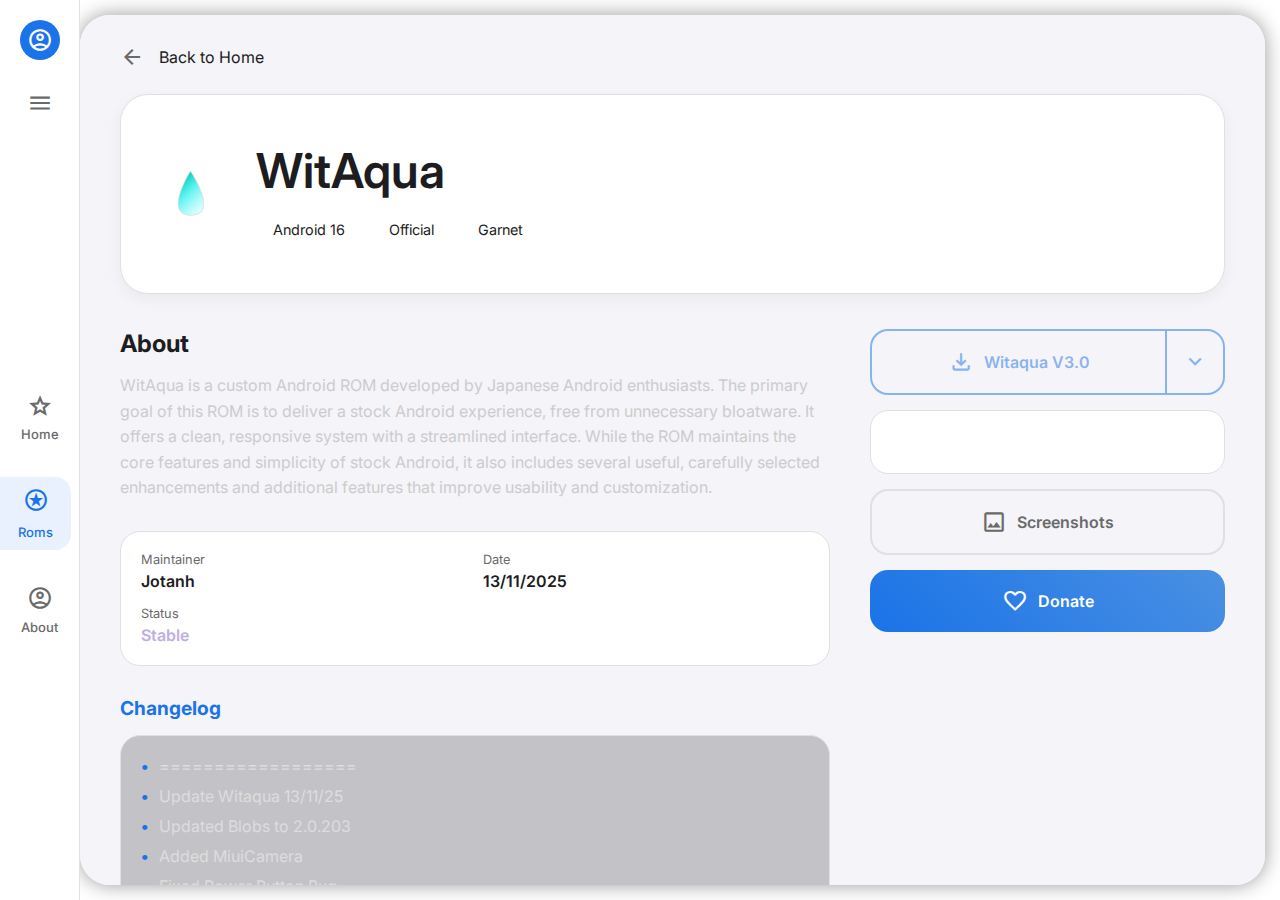
<file: post/witaqua.html>
<!DOCTYPE html>
<html lang="pt-br">
<head>
    <meta charset="UTF-8">
    <meta name="viewport" content="width=device-width, initial-scale=1.0">
    <title>WitAqua - Details</title>
    <link rel="stylesheet" href="https://fonts.googleapis.com/css2?family=Material+Symbols+Outlined:opsz,wght,FILL,GRAD@24,400,0,0" />
    <link href="https://fonts.googleapis.com/css2?family=Inter:wght@400;500;600&display=swap" rel="stylesheet">
    
    <link rel="stylesheet" href="../style.css">
</head>
<body>

    <nav class="sidebar">
        <div class="top-section">
            <div class="profile-icon">
                <span class="material-symbols-outlined">account_circle</span>
            </div>
            <button class="menu-btn">
                <span class="material-symbols-outlined">menu</span>
            </button>
        </div>

        <div class="nav-links">
            <a href="../index.html" class="menu-btn" style="text-decoration: none;">
                <span class="material-symbols-outlined">star</span>
                <span>Home</span>
            </a>

            <a href="../roms.html" class="menu-btn active" style="text-decoration: none;">
                <div class="icon-box">
                    <span class="material-symbols-outlined">stars</span>
                </div>
                <span>Roms</span>
            </a>

            <a href="../about.html" class="menu-btn" style="text-decoration: none;">
                <span class="material-symbols-outlined">account_circle</span>
                <span>About</span>
            </a>
        </div>
    </nav>

    <main class="main-content">
        <header>
            <a href="../roms.html" style="color: inherit; text-decoration: none; display: flex; align-items: center;">
                <span class="material-symbols-outlined back-arrow">arrow_back</span>
                <span>Back to Home</span>
            </a>
        </header>

        <div class="hero-card post-hero">
            <div class="post-header-content">
                <img src="../assets/witaqua.png" alt="Logo" class="post-logo">
                <div>
                    <h1>WitAqua</h1>
                    <div class="tags">
                        <div class="tag">Android 16</div>
                        <div class="tag">Official</div>
                        <div class="tag">Garnet</div>
                    </div>
                </div>
            </div>
        </div>

        <div class="post-container">
            
            <div class="post-details">
                <h2>About</h2>
                <p class="description">
                    WitAqua is a custom Android ROM developed by Japanese Android enthusiasts. The primary goal of this ROM is to deliver a stock Android experience, free from unnecessary bloatware. It offers a clean, responsive system with a streamlined interface. While the ROM maintains the core features and simplicity of stock Android, it also includes several useful, carefully selected enhancements and additional features that improve usability and customization.
                </p>

                <div class="info-grid">
                    <div class="info-item">
                        <span class="label">Maintainer</span>
                        <span class="value">Jotanh</span>
                    </div>
                    <div class="info-item">
                        <span class="label">Date</span>
                        <span class="value">13/11/2025</span>
                    </div>
                    <div class="info-item">
                        <span class="label">Status</span>
                        <span class="value" style="color: #bfaee3;">Stable</span>
                    </div>
                </div>

                <h3>Changelog</h3>
                <ul class="changelog-list" id="changelog-container" data-file="../changelogs/witaqua.txt">
                    <li style="color: #888;">Loading changelog...</li>
                </ul>
            </div>

            <div class="post-actions">
                
                <div class="download-group">
                    <a href="https://download.witaqua.org/builds/16.0/garnet/20251113/WitAqua-16.0-20251113-garnet-v3.0-OFFICIAL.zip" class="action-btn primary main-dl">
                        <span class="material-symbols-outlined">download</span>
                        Witaqua V3.0
                    </a>
                    
                    <button class="action-btn primary arrow-dl" onclick="toggleVersions()">
                        <span class="material-symbols-outlined">expand_more</span>
                    </button>

                    <div id="version-menu" class="dropdown-menu">
                        <p class="dropdown-title">Older Versions</p>
                        <a href="https://download.witaqua.org/builds/16.0/garnet/20251113/recovery.img" class="dropdown-item">Witaqua Recovery</a>
                    </div>
                </div>

                <a href="https://t.me/joaodoximichat" class="action-btn secondary">
                    <span class="material-symbols-outlined">memory</span>
                    Support
                </a>

                <a href="#screenshots-section" class="action-btn outline">
                    <span class="material-symbols-outlined">image</span>
                    Screenshots
                </a>

                <a href="https://ko-fi.com/joaodoximi" class="action-btn donate-btn">
                    <span class="material-symbols-outlined">favorite</span>
                    Donate
                </a>
            </div>
        </div>

        <div id="screenshots-section" class="screenshots-container">
            <h3>Screenshots</h3>
            <div class="carousel">
                <img src="../assets/aqua/lockscreen.jpg" class="carousel-item" alt="lockscreen">
                <img src="../assets/aqua/print2.jpg" class="carousel-item" alt="Print 2">
                <img src="../assets/aqua/print3.jpg" class="carousel-item" alt="Print 3">
                <img src="../assets/aqua/print4.jpg" class="carousel-item" alt="Print 4">
                <img src="../assets/aqua/print.jpg" class="carousel-item" alt="Print">
                <img src="../assets/aqua/notifications.jpg" class="carousel-item" alt="Notifications">
                <img src="../assets/aqua/ui.jpg" class="carousel-item" alt="ui">
                <img src="../assets/aqua/print5.jpg" class="carousel-item" alt="Print 5">
            </div>
        </div>

    </main>

    <script>
        // Changelog
        document.addEventListener("DOMContentLoaded", function() {
            const listContainer = document.getElementById('changelog-container');
            const filePath = listContainer.getAttribute('data-file');

            if (filePath) {
                fetch(filePath)
                    .then(response => {
                        if (!response.ok) throw new Error("file not found");
                        return response.text();
                    })
                    .then(text => {
                        listContainer.innerHTML = '';
                        const lines = text.split('\n');
                        
                        lines.forEach(line => {
                            if (line.trim() !== '') {
                                const li = document.createElement('li');
                                li.textContent = line;
                                listContainer.appendChild(li);
                            }
                        });
                    })
                    .catch(error => {
                        console.error(error);
                        listContainer.innerHTML = '<li style="color: #ff6b6b;">Error Please Reload this page</li>';
                    });
            }
        });

        // Version Menu
        function toggleVersions() {
            const menu = document.getElementById('version-menu');
            if (menu.style.display === 'block') {
                menu.style.display = 'none';
            } else {
                menu.style.display = 'block';
            }
        }

        // Version Menu
        window.onclick = function(event) {
            if (!event.target.matches('.arrow-dl') && !event.target.matches('.arrow-dl *')) {
                const menu = document.getElementById('version-menu');
                if (menu && menu.style.display === 'block') {
                    menu.style.display = 'none';
                }
            }
        }
    </script>

</body>
</html>
</file>
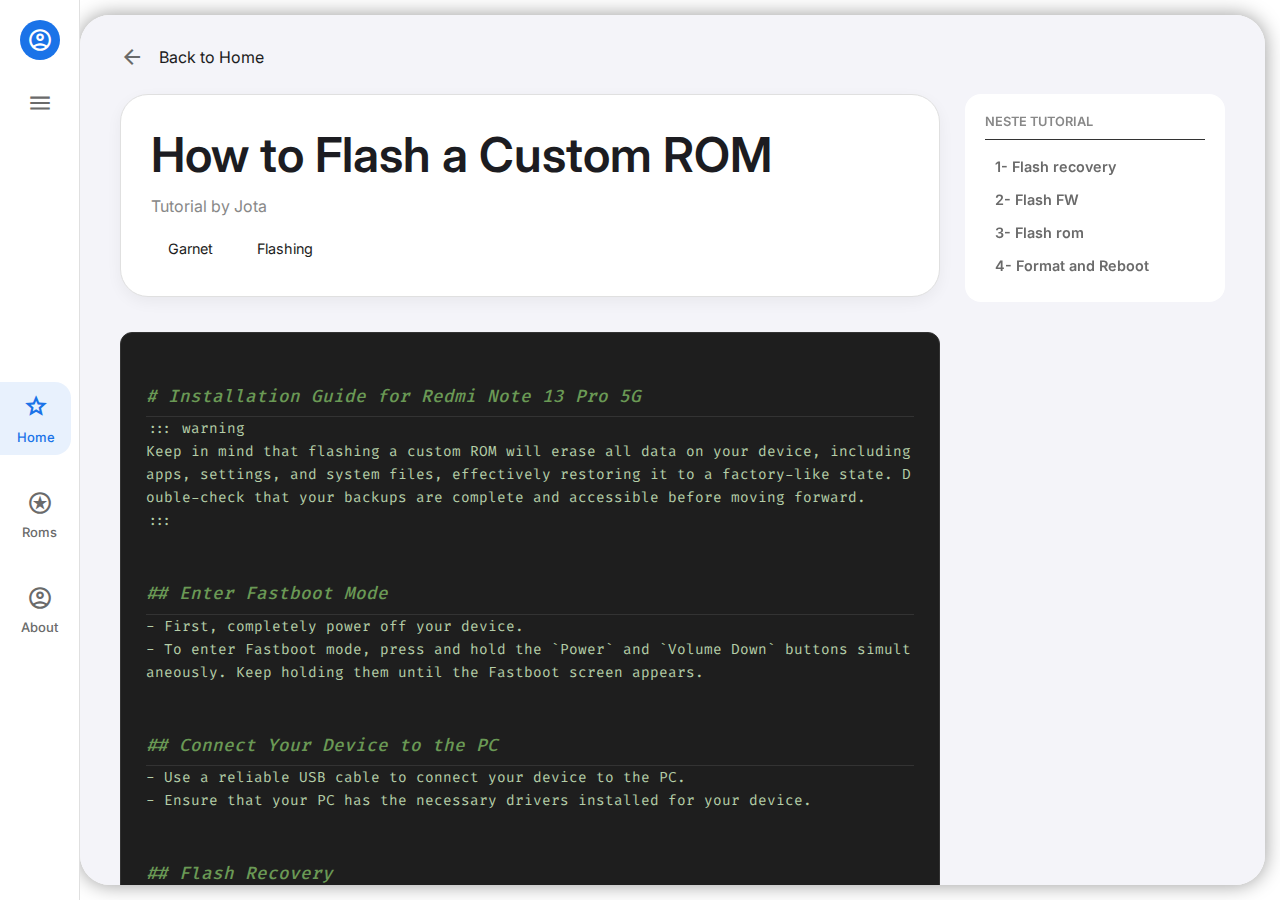
<file: tutorial/flashguilde.html>
<!DOCTYPE html>
<html lang="pt-br">
<head>
    <meta charset="UTF-8">
    <meta name="viewport" content="width=device-width, initial-scale=1.0">
    <title>Tutorial: Flash ROM - Garnet</title>
    <link rel="stylesheet" href="https://fonts.googleapis.com/css2?family=Material+Symbols+Outlined:opsz,wght,FILL,GRAD@24,400,0,0" />
    <link href="https://fonts.googleapis.com/css2?family=Inter:wght@400;500;600&display=swap" rel="stylesheet">
    <link href="https://fonts.googleapis.com/css2?family=Fira+Code:wght@400;600&display=swap" rel="stylesheet">
    
    <link rel="stylesheet" href="../style.css">

    <style>
        /* =========================================
           Term Theme
           ========================================= */

        .terminal-window {
            background-color: #1E1E1E;
            border: 1px solid #333;
            border-radius: 12px;
            padding: 25px;
            font-family: 'Fira Code', 'Source Code Pro', monospace;
            font-size: 0.9rem;
            overflow: hidden;
            color: #E0E0E0;
        }

        .terminal-line {
            display: block;
            line-height: 1.6;
            white-space: pre-wrap;
            word-break: break-all;
            scroll-margin-top: 20px; 
        }

        .terminal-line.comment {
            color: #6A9955;
            margin-top: 25px;
            font-style: italic;
            font-weight: 500;
            font-size: 1.1rem;
            border-bottom: 1px solid #333;
            padding-bottom: 5px;
        }

 
        .terminal-line.command {
            color: #9CDCFE;
            margin-top: 10px;
            display: flex;
            flex-wrap: nowrap;
        }
        
        .terminal-line.command > span:last-child {
            word-break: break-all; 
            white-space: pre-wrap; 
        }



        .terminal-line .prompt {
            color: #DCDCAA;
            font-weight: 600;
            margin-right: 8px;
            white-space: nowrap; 
        }

        .terminal-line.output {
            color: #B5CEA8;
        }

        /* =========================================
           (macOS Style)
           ========================================= */
        
        .mini-terminal {
            background-color: #2E2E2E;
            border-radius: 10px;
            margin: 25px 5px;
            box-shadow: 0 10px 35px rgba(0, 0, 0, 0.4);
            border: 1px solid #4a4a4a;
            overflow: hidden;
            animation: fadeIn 0.3s ease;
        }

        @keyframes fadeIn {
            from { opacity: 0; transform: translateY(10px); }
            to { opacity: 1; transform: translateY(0); }
        }

        .mini-terminal-header {
            background: linear-gradient(#E8E6E8, #D5D3D5);
            padding: 9px 12px;
            display: flex;
            align-items: center;
            border-bottom: 1px solid #BDBBBC;
        }

        .terminal-controls {
            display: flex;
            gap: 7px;
        }

        .traffic-light {
            width: 12px;
            height: 12px;
            border-radius: 50%;
            border: 1px solid rgba(0, 0, 0, 0.15);
        }
        .btn-red    { background-color: #FF5F57; }
        .btn-yellow { background-color: #FFBD2E; }
        .btn-green  { background-color: #28C940; }

        .mini-terminal-body {
            padding: 15px;
            font-family: 'Fira Code', monospace;
            font-size: 0.9rem;
        }
        

        .mini-terminal-body .terminal-line.command {
             color: #9CDCFE;
        }


        
        .tutorial-layout {
            display: flex;
            gap: 25px;
        }

        .tutorial-main-content {
            flex: 1;
            min-width: 0; 
        }

        .toc-sidebar {
            width: 260px;
            position: sticky; 
            top: 20px;
            align-self: flex-start; 
            background-color: var(--card-bg);
            border-radius: 16px;
            padding: 20px;
            max-height: 90vh;
            overflow-y: auto;
        }

        .toc-sidebar h4 {
            font-size: 0.8rem;
            color: #888;
            text-transform: uppercase;
            font-weight: 600;
            padding-bottom: 10px;
            border-bottom: 1px solid #333;
            margin-bottom: 10px;
        }

        .toc-sidebar ul { list-style: none; padding: 0; margin: 0; }

        .toc-sidebar li a {
            text-decoration: none;
            padding: 8px 10px;
            display: block;
            border-radius: 8px;
            font-size: 0.9rem;
            color: var(--text-secondary);
            transition: all 0.2s ease;
        }

        .toc-sidebar li a:hover {
            background-color: #25252a;
            color: white;
        }

        .toc-sidebar .toc-title { font-weight: 600; color: #eee; }
        .toc-sidebar .toc-subtitle { padding-left: 20px; font-size: 0.85rem; color: #999; }


        @media screen and (max-width: 1024px) {
            .tutorial-layout {
                flex-direction: column; 
            }
            .toc-sidebar {
                display: none; 
            }
        }
    </style>
</head>
<body>

    <nav class="sidebar">
        <div class="top-section">
            <div class="profile-icon">
                <span class="material-symbols-outlined">account_circle</span>
            </div>
            <button class="menu-btn">
                <span class="material-symbols-outlined">menu</span>
            </button>
        </div>

        <div class="nav-links">
            <a href="../index.html" class="menu-btn active" style="text-decoration: none;">
                <div class="icon-box">
                    <span class="material-symbols-outlined">star</span>
                </div>
                <span>Home</span>
            </a>
            <a href="../roms.html" class="menu-btn" style="text-decoration: none;">
                <span class="material-symbols-outlined">stars</span>
                <span>Roms</span>
            </a>
            <a href="../about.html" class="menu-btn" style="text-decoration: none;">
                <span class="material-symbols-outlined">account_circle</span>
                <span>About</span>
            </a>
        </div>
    </nav>

    <main class="main-content">
        <header>
            <a href="../index.html" style="color: inherit; text-decoration: none; display: flex; align-items: center;">
                <span class="material-symbols-outlined back-arrow">arrow_back</span>
                <span>Back to Home</span>
            </a>
        </header>

        <div class="tutorial-layout">
        
            <div class="tutorial-main-content">
                <div class="hero-card" style="height: auto; padding: 30px;">
                    <h1>How to Flash a Custom ROM</h1>
                    <p style="color: #888;">Tutorial by Jota</p>
                    <div class="tags" style="margin-top: 15px;">
                        <div class="tag">Garnet</div>
                        <div class="tag">Flashing</div>
                    </div>
                </div>

                <div class="terminal-window" id="tutorial-content" data-file="flash.txt">
                    <span class="terminal-line" style="color: #888;">Loading tutorial content...</span>
                </div>
            </div>

            <nav class="toc-sidebar">
                <h4>Neste Tutorial</h4>
                <ul id="tutorial-toc">
                    <li style="color: #888; font-size: 0.9rem;">Loading summary...</li>
                </ul>
            </nav>
        
        </div> </main>

    <script>
        document.addEventListener("DOMContentLoaded", function() {
            const terminal = document.getElementById('tutorial-content');
            const toc = document.getElementById('tutorial-toc');
            
            const tutorialPath = terminal.getAttribute('data-file');
            const summaryPath = 'flashsummary.txt'; 
            
            if (!tutorialPath) return;

            const miniTermRegex = /bash\((.*?)\)/;

            function createAnchorId(text) {
                return text.trim()
                    .toLowerCase()
                    .replace(/^#\s*/, '')
                    .replace(/[^a-z0-9\s-]/g, '')
                    .replace(/\s+/g, '-')
                    .replace(/-+/g, '-');
            }


            // Load Tutorial ---
            fetch(tutorialPath)
                .then(response => {
                    if (!response.ok) throw new Error("File not found: " + tutorialPath);
                    return response.text();
                })
                .then(text => {
                    terminal.innerHTML = '';
                    const lines = text.split('\n');

                    lines.forEach(line => {
                        const match = line.match(miniTermRegex);

                        if (match) {
                            // Bash Style(...)
                            const commandText = match[1];
                            const termWindow = document.createElement('div');
                            termWindow.className = 'mini-terminal';
                            termWindow.innerHTML = `
                                <div class="mini-terminal-header">
                                    <div class="terminal-controls">
                                        <span class="traffic-light btn-red"></span>
                                        <span class="traffic-light btn-yellow"></span>
                                        <span class="traffic-light btn-green"></span>
                                    </div>
                                </div>
                                <div class="mini-terminal-body">
                                    <span class="terminal-line command">
                                        <span class="prompt">user@host:~$</span>
                                        <span>${commandText}</span>
                                    </span>
                                </div>
                            `;
                            terminal.appendChild(termWindow);

                        } else if (line.startsWith('#')) {
                            
                            const lineElement = document.createElement('span');
                            lineElement.classList.add('terminal-line', 'comment');
                            lineElement.textContent = line;
                            lineElement.id = createAnchorId(line); 
                            terminal.appendChild(lineElement);
                        
                        } else if (line.startsWith('$')) {
                            
                            const lineElement = document.createElement('span');
                            lineElement.classList.add('terminal-line', 'command');
                            
                            const promptElement = document.createElement('span');
                            promptElement.classList.add('prompt');
                            promptElement.textContent = 'user@host:~$';
                            
                            const cmdTextElement = document.createElement('span');
                            cmdTextElement.textContent = line.substring(1); 
                            
                            lineElement.appendChild(promptElement);
                            lineElement.appendChild(cmdTextElement); 
                            terminal.appendChild(lineElement);
                        
                        } else {
                            
                            const lineElement = document.createElement('span');
                            lineElement.classList.add('terminal-line', 'output');
                            lineElement.textContent = line || ' ';
                            terminal.appendChild(lineElement);
                        }
                    });
                })
                .catch(error => {
                    console.error(error);
                    terminal.innerHTML = `<span class="terminal-line" style="color: #ff6b6b;">Erro: ${error.message} (Use Live Server!)</span>`;
                });

            
            // --- Sumarry ---
            fetch(summaryPath)
                .then(response => {
                    if (!response.ok) throw new Error("File not found: " + summaryPath);
                    return response.text();
                })
                .then(text => {
                    toc.innerHTML = ''; 
                    const lines = text.split('\n');

                    lines.forEach(line => {
                        if (line.trim() === '') return; 

                        const li = document.createElement('li');
                        const a = document.createElement('a');
                        
                        const anchorId = createAnchorId(line);
                        a.href = '#' + anchorId;
                        a.textContent = line.trim();

                        if (line.startsWith('  ')) {
                            li.classList.add('toc-subtitle');
                        } else {
                            li.classList.add('toc-title');
                        }

                        li.appendChild(a);
                        toc.appendChild(li);
                    });
                })
                .catch(error => {
                    console.error(error);
                    toc.innerHTML = '<li style="color: #ff6b6b; font-size: 0.9rem;">Erro ao carregar sumário.</li>';
                });

        });
    </script>

</body>
</html>
</file>
<file: style.css>
:root {
    /* DARK MODE (DEFAULT) - Black with Neon Blue (Minimalist) */
    --accent-color: #00FFFF;        /* Neon Blue for highlight and primary buttons */
    --accent-text: #000000;         /* Text for Neon buttons (Black) */
    --bg-color: #000000;            /* Pure Black main background */
    --main-bg: #0a0a0a;             /* Main content background */
    --card-bg: #1c1c21;             /* Card and list background */
    --text-primary: #ffffff;        /* White primary text */
    --text-secondary: #b0b0b0;      /* Light gray secondary text */
    --highlight-card: #25252a;
    --active-btn-bg: rgba(0, 255, 255, 0.1); /* Subtle background for active item (Neon) */
    --border-color: #2c2c33;        /* Border color in Dark Mode */

    /* Colors for Outline Effect */
    --outline-light: rgba(255, 255, 255, 0.1); /* Light contour for non-accent elements */
    --outline-subtle: rgba(0, 255, 255, 0.4); /* Subtle Neon Blue for accent elements (Normal State) */
    
    --sidebar-width: 80px;
}

/* =========================================
   Light Theme (Minimalist - White)
   ========================================= */
@media (prefers-color-scheme: light) {
    :root {
        /* LIGHT MODE - White with Subtle Blue */
        --accent-color: #1A73E8;        /* Subtle Blue for accent */
        --accent-text: #FFFFFF;         /* Text for blue buttons (White) */
        --bg-color: #FFFFFF;            /* Pure White main background */
        --main-bg: #F4F4F9;             /* Main content background (Off-white) */
        --card-bg: #FFFFFF;             /* Card and list background */
        --text-primary: #1c1c21;        /* Dark text */
        --text-secondary: #6a6a6a;      /* Gray secondary text */
        --highlight-card: #e8e8e8;
        --active-btn-bg: rgba(26, 115, 232, 0.1); /* Subtle background for active item (Blue) */
        --border-color: #e0e0e0;        /* Border color in Light Mode */

        /* Colors for Outline Effect */
        --outline-light: var(--border-color); /* Light contour for non-accent elements */
        --outline-subtle: rgba(26, 115, 232, 0.5); /* Subtle Blue for accent elements (Normal State) */
    }

    /* Specific Adjustments for Light Theme */
    .sidebar {
        border-right: 1px solid var(--border-color);
    }
    .menu-btn {
        color: var(--text-secondary);
    }
    .menu-btn.active {
        color: var(--accent-color);
        background-color: var(--active-btn-bg);
    }
    
    .main-content {
        box-shadow: 0 0 15px rgba(0,0,0,0.1);
    }
    .hero-card {
        background: var(--card-bg);
        border: 1px solid var(--border-color);
        box-shadow: 0 5px 15px rgba(0,0,0,0.05);
    }
    .abstract-art .shape.star {
        background-color: var(--accent-color);
        opacity: 0.15;
    }
    
    /* Tabs Active in Light Mode (Contour Only) */
    .tab-btn.active {
        background-color: transparent;
        color: var(--accent-color);
        border: 1px solid var(--outline-subtle);
    }
    .tab-btn.active:hover {
        border-color: var(--accent-color);
    }
    
    .tab-btn.inactive {
        background-color: var(--main-bg); 
        color: var(--text-secondary);
        border: 1px solid var(--border-color);
    }
    .tab-btn.inactive:hover {
        background-color: var(--highlight-card);
        color: var(--text-primary);
    }
    .list-item {
        background-color: var(--card-bg);
        border: 1px solid var(--border-color);
        box-shadow: 0 5px 10px rgba(0,0,0,0.05);
    }
    .list-item:hover {
        background-color: var(--main-bg);
        transform: translateY(-2px);
        border-color: var(--accent-color);
        box-shadow: 0 5px 15px rgba(0,0,0,0.1);
    }
    .item-icon {
        background-color: var(--main-bg);
        border: 1px solid var(--border-color);
    }
    
    .info-grid {
        background-color: var(--main-bg);
        border: 1px solid var(--border-color);
    }
    .changelog-list {
        background-color: var(--main-bg);
        border: 1px solid var(--border-color);
        color: var(--text-primary);
    }

    /* Primary Button (Outline Blue) in Light Mode */
    .action-btn.primary {
        background-color: transparent;
        color: var(--accent-color);
        border: 2px solid var(--outline-subtle); /* Light */
    }
    .action-btn.primary:hover {
        border-color: var(--accent-color); /* Dark */
        color: var(--text-primary);
        background-color: var(--active-btn-bg);
    }
    
    .action-btn.secondary {
        background-color: var(--main-bg);
        color: var(--text-primary);
        border: 1px solid var(--border-color);
    }
    
    /* Secondary Action Button (Neutral Outline) in Light Mode */
    .action-btn.outline {
        border: 2px solid var(--outline-light);
        color: var(--text-secondary);
    }
    .action-btn.outline:hover {
        border-color: var(--accent-color); 
        color: var(--text-primary);
    }

    .dropdown-menu {
        background-color: var(--card-bg);
        border: 1px solid var(--border-color);
    }
    .social-card {
        background-color: var(--main-bg);
        border: 1px solid var(--border-color);
        color: var(--text-primary);
    }
    .social-card:hover {
        background-color: var(--highlight-card);
        border-color: var(--accent-color);
    }
    .about-section {
        background-color: var(--card-bg);
        border: 1px solid var(--border-color);
    }
    .mini-tag {
        background-color: var(--main-bg);
        border: 1px solid var(--border-color);
        color: var(--text-secondary);
    }
    .terminal-window {
        background-color: #ffffff;
        border: 1px solid var(--border-color);
        color: #1c1c21;
    }
    .mini-terminal {
        background-color: #ffffff;
        border: 1px solid var(--border-color);
    }
    
    /* Active Filter Button in Light Mode (Contour Only) */
    .filter-btn.active {
        background-color: transparent;
        color: var(--accent-color);
        border-color: var(--outline-subtle); /* Subtle contour */
    }
    .filter-btn.active:hover {
        border-color: var(--accent-color); /* Darker contour on hover */
    }
}

* {
    margin: 0;
    padding: 0;
    box-sizing: border-box;
}

body {
    font-family: 'Inter', sans-serif;
    background-color: var(--bg-color);
    color: var(--text-primary);
    display: flex;
    height: 100vh;
    overflow: hidden;
}

/* =======
   SIDEBAR
   ======= */
.sidebar {
    width: var(--sidebar-width);
    background-color: var(--bg-color);
    display: flex;
    flex-direction: column;
    align-items: center;
    padding: 20px 0;
    border-right: 1px solid var(--border-color);
    height: 100vh;
    z-index: 10;
}

/* --- Profile --- */
.top-section {
    display: flex;
    flex-direction: column;
    align-items: center;
    gap: 20px;
    margin-bottom: 20px;
}

.profile-icon {
    width: 40px;
    height: 40px;
    background-color: var(--accent-color);
    border-radius: 50%;
    display: flex;
    justify-content: center;
    align-items: center;
    color: var(--accent-text); 
}

/* --- Nav --- */
.nav-links {
    flex: 1; 
    display: flex;
    flex-direction: column;
    justify-content: center; 
    align-items: center;
    width: 100%;
    gap: 25px; 
}

/* --- BTN Style --- */
.menu-btn {
    background: none;
    border: none;
    color: var(--text-secondary);
    cursor: pointer;
    display: flex;
    flex-direction: column;
    align-items: center;
    justify-content: center;
    gap: 8px;
    font-size: 13px;
    font-weight: 500;
    font-family: 'Inter', sans-serif;
    width: 100%;
    padding: 10px 0;
    transition: all 0.3s ease;
    position: relative;
}

/* Btn Active */
.menu-btn.active {
    color: var(--accent-color);
    background-color: var(--active-btn-bg);
    border-radius: 0 16px 16px 0; 
    width: 90%; 
    align-self: flex-start; 
}


.menu-btn.active .icon-box {
    background: none;
    padding: 0;
}

.material-symbols-outlined {
    font-size: 26px;
}


/* =========================================
   MAIN CONTENT
   ========================================= */
.main-content {
    flex: 1;
    padding: 30px 40px;
    overflow-y: auto;

    background-color: var(--main-bg);
    border-radius: 30px;      
    margin: 15px 15px 15px 0;
    box-shadow: 0 0 20px rgba(0,0,0,0.4); 
}

/* --- Header --- */
header {
    display: flex;
    align-items: center;
    margin-bottom: 25px;
}

.back-arrow {
    font-size: 24px;
    margin-right: 15px;
    cursor: pointer;
    color: var(--text-secondary);
}

/* --- Card --- */
.hero-card {
    /* Minimalist adjustment: solid background */
    background: var(--card-bg);
    border-radius: 28px;
    padding: 40px;
    height: 260px;
    display: flex;
    flex-direction: column;
    justify-content: center;
    position: relative;
    margin-bottom: 35px;
    overflow: hidden;
}

.hero-card h1 {
    font-size: 3rem;
    font-weight: 600;
    margin-bottom: 12px;
}

.tags {
    display: flex;
    gap: 10px;
    margin-top: 10px;
}

.tag {
    background-color: rgba(255,255,255,0.05);
    padding: 8px 16px;
    border-radius: 8px;
    font-size: 0.9rem;
    display: flex;
    align-items: center;
    gap: 6px;
    border: 1px solid rgba(255,255,255,0.1);
}

.abstract-art {
    position: absolute;
    right: 60px;
    top: 50%;
    transform: translateY(-50%);
    display: flex;
    gap: 15px;
}
.shape {
    width: 70px;
    height: 70px;
    background-color: var(--text-secondary);
    opacity: 0.3;
    backdrop-filter: blur(5px);
}
.circle { border-radius: 50%; }
.square { border-radius: 20px; }
.star { clip-path: polygon(50% 0%, 61% 35%, 98% 35%, 68% 57%, 79% 91%, 50% 70%, 21% 91%, 32% 57%, 2% 35%, 39% 35%); background-color: var(--text-secondary);}

/* --- (Tabs) --- */
.tabs {
    display: flex;
    justify-content: center; 
    align-items: center;
    gap: 15px; 
    margin-bottom: 30px;
    width: 100%; 
}

.tab-btn {
    padding: 10px 24px; 
    border-radius: 24px; 
    border: none;
    font-weight: 600;
    cursor: pointer;
    font-size: 0.95rem;
    font-family: 'Inter', sans-serif;
    
    display: flex;
    align-items: center;
    gap: 8px;
    
    transition: transform 0.2s ease;
}

.tab-btn:hover {
    transform: scale(1.05); /* Animation */
}

/* Btn Active (Outline Blue) */
.tab-btn.active {
    background-color: transparent; /* Fundo transparente */
    color: var(--accent-color);
    border: 1px solid var(--outline-subtle); /* Contorno mais claro */
}

.tab-btn.active .material-symbols-outlined {
    font-size: 18px; 
    font-weight: bold;
}

.tab-btn.active:hover {
    border-color: var(--accent-color); /* Contorno escuro/brilhante no hover */
}

/* Btn Inactive */
.tab-btn.inactive {
    background-color: rgba(255, 255, 255, 0.08); 
    color: var(--text-secondary);
}

.tab-btn.inactive:hover {
    background-color: rgba(255, 255, 255, 0.15);
    color: var(--text-primary);
}

/* --- List --- */
.list-container {
    display: flex;
    flex-direction: column;
    gap: 15px;
}

.list-item {
    background-color: var(--card-bg);
    padding: 25px;
    border-radius: 24px;
    display: flex;
    align-items: center;
    gap: 20px;
    transition: all 0.2s ease;
    cursor: pointer;
    border: 1px solid transparent;
}

.list-item:hover {
    transform: translateY(-3px);
    background-color: #232329;
    border-color: var(--accent-color); /* Neon/Blue on hover */
    box-shadow: 0 5px 15px rgba(0,0,0,0.2);
}

.item-icon {
    width: 55px;
    height: 55px;
    background-color: #2c2c33;
    border-radius: 18px;
    display: flex;
    justify-content: center;
    align-items: center;
    color: #ccc;
}

.item-info h3 {
    font-size: 1.1rem;
    font-weight: 600;
    margin-bottom: 6px;
    color: white;
}

.item-info p {
    color: var(--text-secondary);
    font-size: 0.85rem;
    margin-bottom: 4px;
    font-weight: 500;
}

.item-desc {
    font-size: 0.8rem;
    color: #666;
    display: block;
}









/* =========================================
   Post
   ========================================= */

.post-hero {
    height: auto;
    min-height: 200px;
    padding: 30px;
}

.post-header-content {
    display: flex;
    align-items: center;
    gap: 25px;
}

.post-logo {
    width: 80px;
    height: 80px;
    object-fit: contain;
    background-color: rgba(255,255,255,0.05);
    padding: 10px;
    border-radius: 20px;
}

/* Layout */
.post-container {
    display: flex;
    gap: 40px;
    margin-top: 10px;
}

.post-details {
    flex: 2;
}

.post-actions {
    flex: 1;
    display: flex;
    flex-direction: column;
    gap: 15px;
}

/* Post */
.post-details h2 {
    margin-bottom: 15px;
    font-size: 1.5rem;
}

.post-details h3 {
    margin-top: 30px;
    margin-bottom: 15px;
    font-size: 1.2rem;
    color: var(--accent-color);
}

.description {
    color: #ccc;
    line-height: 1.6;
    margin-bottom: 30px;
}

/* (Maintainer, Date) */
.info-grid {
    display: grid;
    grid-template-columns: 1fr 1fr;
    gap: 15px;
    background-color: var(--card-bg);
    padding: 20px;
    border-radius: 20px;
}

.info-item {
    display: flex;
    flex-direction: column;
}

.info-item .label {
    font-size: 0.8rem;
    color: var(--text-secondary);
    margin-bottom: 4px;
}

.info-item .value {
    font-size: 1rem;
    font-weight: 600;
}

/* Changelog */
.changelog-list {
    list-style: none;
    background-color: rgba(0,0,0,0.2);
    padding: 20px;
    border-radius: 20px;
}

.changelog-list li {
    margin-bottom: 10px;
    display: flex;
    align-items: start;
    gap: 10px;
    color: #ddd;
}

.changelog-list li::before {
    content: '•';
    color: var(--accent-color);
    font-weight: bold;
}

/* (Download) */
.action-btn {
    display: flex;
    align-items: center;
    justify-content: center;
    gap: 10px;
    padding: 18px;
    border-radius: 18px;
    text-decoration: none;
    font-weight: 600;
    font-size: 1rem;
    transition: transform 0.2s, filter 0.2s;
}

.action-btn:hover {
    transform: translateY(-3px);
    filter: brightness(1.1);
}


/* === 1. PRIMARY BUTTON (OUTLINE BLUE) === */
.action-btn.primary {
    /* Normal State: Transparent background, subtle blue contour/text */
    background-color: transparent;
    color: var(--outline-subtle);
    border: 2px solid var(--outline-subtle); 
}
.action-btn.primary:hover {
    /* Hover State: Darker/Brighter contour, white text, subtle background */
    border-color: var(--accent-color);
    color: var(--text-primary);
    background-color: rgba(0, 255, 255, 0.05); /* Subtle effect */
}


.action-btn.secondary {
    background-color: var(--card-bg);
    color: white;
}


/* === 2. SECONDARY ACTION BUTTON (NEUTRAL OUTLINE) === */
.action-btn.outline {
    /* Normal State: Neutral contour */
    border: 2px solid var(--outline-light); 
    color: var(--text-secondary);
}
.action-btn.outline:hover {
    /* Hover State: Accent contour */
    border-color: var(--accent-color); 
    color: var(--text-primary);
}


@media (max-width: 768px) {
    .post-container {
        flex-direction: column;
    }
    .post-header-content {
        flex-direction: column;
        text-align: center;
    }
}








/* =========================================
   Download and Screenshots in Post
   ========================================= */

/* --- Download --- */
.download-group {
    display: flex;
    position: relative; 
    width: 100%;
}

.main-dl {
    flex: 1; /* Takes most of the space */
    border-top-right-radius: 0;
    border-bottom-right-radius: 0;
    /* Remove a borda direita nativa e usa o CSS do .action-btn.primary */
    border-right: none !important; 
}

/* The arrow button now uses the primary outline style for the contour */
.arrow-dl {
    width: 60px; 
    padding: 0;
    border-top-left-radius: 0;
    border-bottom-left-radius: 0;
    cursor: pointer;

    /* Reapplying the Primary Style */
    background-color: transparent;
    color: var(--outline-subtle);
    border: 2px solid var(--outline-subtle);
}
.arrow-dl:hover {
    filter: none; /* Disable default filter:brightness */
    border-color: var(--accent-color);
    color: var(--text-primary);
    background-color: rgba(0, 255, 255, 0.05);
}


/* --- Version Menu --- */
.dropdown-menu {
    display: none; /* Start Hidden */
    position: absolute;
    top: 110%; 
    right: 0;
    width: 100%;
    background-color: #25252a;
    border-radius: 16px;
    padding: 10px;
    box-shadow: 0 10px 30px rgba(0,0,0,0.5);
    z-index: 100;
    border: 1px solid #333;
    animation: fadeIn 0.2s ease;
}

@keyframes fadeIn {
    from { opacity: 0; transform: translateY(-10px); }
    to { opacity: 1; transform: translateY(0); }
}

.dropdown-title {
    font-size: 0.75rem;
    color: #888;
    padding: 5px 10px;
    text-transform: uppercase;
    letter-spacing: 1px;
}

.dropdown-item {
    display: block;
    padding: 12px;
    color: white;
    text-decoration: none;
    border-radius: 10px;
    font-size: 0.9rem;
    transition: background 0.2s;
}

.dropdown-item:hover {
    background-color: rgba(255,255,255,0.1);
}

/* --- Donate BTN --- */
.action-btn.donate-btn {
    /* Gradient maintained for special action button */
    background: linear-gradient(45deg, var(--accent-color), #40e0d0); 
    color: var(--accent-text);
    border: none;
}
@media (prefers-color-scheme: light) {
    .action-btn.donate-btn {
        /* Softer Blue gradient in Light Mode */
        background: linear-gradient(45deg, var(--accent-color), #4a90e2); 
        color: var(--accent-text);
    }
}

/* --- Screenshots --- */
.screenshots-container {
    margin-top: 60px;
    margin-bottom: 20px;
}

.screenshots-container h3 {
    margin-bottom: 20px;
    font-size: 1.5rem;
}

.carousel {
    display: flex;
    gap: 20px;
    overflow-x: auto; 
    padding-bottom: 20px; 
    
    /* Scroll behavior */
    scroll-behavior: smooth;
    scroll-snap-type: x mandatory;
}

.carousel::-webkit-scrollbar {
    height: 8px;
}
.carousel::-webkit-scrollbar-track {
    background: #1c1c21;
    border-radius: 4px;
}
.carousel::-webkit-scrollbar-thumb {
    background: #333;
    border-radius: 4px;
}

.carousel-item {
    height: 400px; 
    width: auto;
    border-radius: 16px;
    scroll-snap-align: start; 
    box-shadow: 0 5px 15px rgba(0,0,0,0.3);
    transition: transform 0.3s;
}

.carousel-item:hover {
    transform: scale(1.02);
}








/* =========================================
   Mobile Adaptation
   ========================================= */

@media screen and (max-width: 768px) {

    /* Layout */
    body {
        flex-direction: column;
    }

    /* Sidebar */
    .sidebar {
        width: 100%;
        height: 70px;        
        flex-direction: row; 
        position: fixed;     
        bottom: 0;           
        left: 0;
        border-right: none;
        border-top: 1px solid #1f1f1f;
        padding: 0;
        justify-content: center;
        z-index: 1000;       
        background-color: rgba(11, 11, 14, 0.95); 
        backdrop-filter: blur(10px); 
    }

    @media (prefers-color-scheme: light) {
        .sidebar {
            background-color: rgba(255, 255, 255, 0.95);
            border-top: 1px solid var(--border-color);
        }
    }
    
    .top-section {
        display: none;
    }

    
    .nav-links {
        flex-direction: row;
        justify-content: space-evenly; 
        gap: 0;
    }

    /* Nav Btn */
    .menu-btn {
        width: auto;
        padding: 0 20px;
        font-size: 10px; 
    }

    .menu-btn .material-symbols-outlined {
        font-size: 24px;
    }

    /* Mobile */
    .menu-btn.active {
        width: auto;
        align-self: center;
        border-radius: 16px; /* Radius */
        background-color: var(--active-btn-bg); /* Background Neon/Subtle Blue */
        margin: 0;
    }

    /* (Main Content) */
    .main-content {
        margin: 0;           
        border-radius: 0;    
        padding: 20px;       
        padding-bottom: 90px; 
        height: 100vh;      
        width: 100%;
    }

    /* Text and Card for mobile */
    .hero-card {
        height: auto;
        padding: 30px 20px;
        margin-bottom: 20px;
    }

    .hero-card h1 {
        font-size: 2rem; /* Title */
    }

    .abstract-art {
        opacity: 0.15; 
        right: -10px;  
    }

    /* List */
    .list-item {
        padding: 15px;
        gap: 15px;
    }

    .item-icon {
        width: 45px;
        height: 45px;
        min-width: 45px; 
    }

    .item-icon img {
        width: 24px !important;
        height: 24px !important;
    }

    .item-info h3 {
        font-size: 1rem;
    }
    
    /* Post Page Adjustments */
    .post-hero {
        flex-direction: column;
        text-align: center;
    }
    
    .post-header-content {
        flex-direction: column;
        gap: 15px;
    }
    
    .tags {
        justify-content: center;
    }

    /* Hide Elements */
    .back-arrow {
        font-size: 20px;
    }
}




/* Bash Style */


.terminal-window {
    background-color: #1E1E1E; 
    border: 1px solid #333;
    border-radius: 12px;
    padding: 25px;
    font-family: 'Fira Code', 'Source Code Pro', monospace; /* Terminal Font */
    font-size: 0.9rem;
    overflow: hidden;
    color: #E0E0E0; /* Text Color */
}

/* Container for line bash */
.terminal-line {
    display: block;
    line-height: 1.6;
    white-space: pre-wrap; 
    word-break: break-all; 
}


.terminal-line.comment {
    color: #6A9955; 
    margin-top: 15px; 
    font-style: italic;
    font-weight: 500;
}

/* (Prompt + Command) */
.terminal-line.command {
    color: #9CDCFE; 
    margin-top: 10px;
}

/* The "user@host:~$" */
.terminal-line .prompt {
    color: #DCDCAA; 
    font-weight: 600;
    margin-right: 8px;
}

/* (Output) */
.terminal-line.output {
    color: #B5CEA8; 
}

/* =========================================
   Mac Terminal Style
   ========================================= */

.mini-terminal {
    background-color: #2E2E2E; 
    border-radius: 10px;       
    margin: 25px 5px;         
    box-shadow: 0 10px 35px rgba(0, 0, 0, 0.4);
    border: 1px solid #4a4a4a;
    overflow: hidden;         
    animation: fadeIn 0.3s ease;
}

@keyframes fadeIn {
    from { opacity: 0; transform: translateY(10px); }
    to { opacity: 1; transform: translateY(0); }
}

.mini-terminal-header {
    background: linear-gradient(#E8E6E8, #D5D3D5); 
    padding: 9px 12px;
    display: flex;
    align-items: center;
    border-bottom: 1px solid #BDBBBC;
}

.terminal-controls {
    display: flex;
    gap: 7px;
}

.traffic-light {
    width: 12px;
    height: 12px;
    border-radius: 50%;
    border: 1px solid rgba(0, 0, 0, 0.15);
}
.btn-red    { background-color: #FF5F57; }
.btn-yellow { background-color: #FFBD2E; }
.btn-green  { background-color: #28C940; }

.mini-terminal-body {
    padding: 15px;
    font-family: 'Fira Code', monospace;
    font-size: 0.9rem;
}


.mini-terminal-body .prompt {
    color: #DCDCAA; 
    font-weight: 600;
    margin-right: 8px;
}

.mini-terminal-body .command {
     color: #9CDCFE;
}

:root {
    /* DARK MODE (DEFAULT) - Black with Neon Blue (Minimalist) */
    --accent-color: #00FFFF;        /* Neon Blue for highlight and primary buttons */
    --accent-text: #000000;         /* Text for Neon buttons (Black) */
    --bg-color: #000000;            /* Pure Black main background */
    --main-bg: #0a0a0a;             /* Main content background */
    --card-bg: #1c1c21;             /* Card and list background (Original Value) */
    --list-bg-subtle: rgba(255, 255, 255, 0.03); /* NEW: Very subtle background for list items */
    --text-primary: #ffffff;        /* White primary text */
    --text-secondary: #b0b0b0;      /* Light gray secondary text */
    --highlight-card: #25252a;
    --active-btn-bg: rgba(0, 255, 255, 0.1); /* Subtle background for active item (Neon) */
    --border-color: #2c2c33;        /* Border color in Dark Mode */

    /* Colors for Outline Effect */
    --outline-light: rgba(255, 255, 255, 0.1); /* Light contour for non-accent elements */
    --outline-subtle: rgba(0, 255, 255, 0.4); /* Subtle Neon Blue for accent elements (Normal State) */
    
    --sidebar-width: 80px;
}

/* =========================================
   Light Theme (Minimalist - White)
   ========================================= */
@media (prefers-color-scheme: light) {
    :root {
        /* LIGHT MODE - White with Subtle Blue */
        --accent-color: #1A73E8;        /* Subtle Blue for accent */
        --accent-text: #FFFFFF;         /* Text for blue buttons (White) */
        --bg-color: #FFFFFF;            /* Pure White main background */
        --main-bg: #F4F4F9;             /* Main content background (Off-white) */
        --card-bg: #FFFFFF;             /* Card and list background */
        --list-bg-subtle: #FFFFFF;      /* NEW: White background for list items */
        --text-primary: #1c1c21;        /* Dark text */
        --text-secondary: #6a6a6a;      /* Gray secondary text */
        --highlight-card: #e8e8e8;
        --active-btn-bg: rgba(26, 115, 232, 0.1); /* Subtle background for active item (Blue) */
        --border-color: #e0e0e0;        /* Border color in Light Mode */

        /* Colors for Outline Effect */
        --outline-light: var(--border-color); /* Light contour for non-accent elements */
        --outline-subtle: rgba(26, 115, 232, 0.5); /* Subtle Blue for accent elements (Normal State) */
    }

    /* Specific Adjustments for Light Theme */
    .sidebar {
        border-right: 1px solid var(--border-color);
    }
    /* ... (rest of light mode styles are the same, adjusted below) */

    /* List Item in Light Mode */
    .list-item {
        background-color: var(--list-bg-subtle);
        border: 1px solid var(--border-color);
        box-shadow: 0 2px 5px rgba(0,0,0,0.05); /* Softer shadow */
        transition: all 0.3s ease;
    }
    .list-item:hover {
        background-color: var(--highlight-card);
        transform: translateY(-2px);
        /* Neon effect in Light Mode: Shadow with accent color */
        border-color: var(--accent-color);
        box-shadow: 0 0 15px rgba(26, 115, 232, 0.3); /* Subtle Blue Neon Glow */
    }
}
/* ... (rest of general styles) */

/* =========================================
   MAIN CONTENT (Starting from here)
   ========================================= */

/* ... (styles before list-container) */

/* --- List --- */
.list-container {
    display: flex;
    flex-direction: column;
    gap: 15px;
}

.list-item {
    background-color: var(--list-bg-subtle); /* Applied subtle background / background removed */
    padding: 25px;
    border-radius: 24px;
    display: flex;
    align-items: center;
    gap: 20px;
    transition: all 0.3s ease, box-shadow 0.3s ease; /* Increased transition time */
    cursor: pointer;
    border: 1px solid var(--border-color); /* Added subtle border */
    box-shadow: 0 0 5px rgba(255, 255, 255, 0.05); /* NEW: Initial subtle gray neon glow */
}

.list-item:hover {
    transform: translateY(-3px);
    background-color: var(--highlight-card); /* Slight color change on hover */
    border-color: var(--accent-color); /* Accent color on border */
    /* NEW: Intense Neon Glow Effect - changes from gray to accent color */
    box-shadow: 0 0 20px rgba(0, 255, 255, 0.5), 0 0 10px rgba(0, 255, 255, 0.3); 
}

/* Fix for Light Mode hover (already handled in the @media block above) */

.item-icon {
    width: 55px;
    height: 55px;
    background-color: #2c2c33;
    border-radius: 18px;
    display: flex;
    justify-content: center;
    align-items: center;
    color: #ccc;
}
@media (prefers-color-scheme: light) {
    .item-icon {
        background-color: var(--main-bg);
        border: 1px solid var(--border-color);
    }
}
/* ========================================= */
/* --- MODAL DE DOWNLOAD (popup) STYLES --- */
/* ========================================= */
.modal {
    display: none;
    position: fixed;
    z-index: 1000;
    left: 0;
    top: 0;
    width: 100%;
    height: 100%;
    overflow: auto;
    background-color: rgba(0,0,0,0.85);
    padding-top: 50px;
    backdrop-filter: blur(5px);
}

.modal-content {
    background-color: var(--card-bg);
    color: var(--text-primary);
    margin: 5% auto;
    padding: 25px;
    border: 1px solid var(--border-color);
    width: 90%;
    max-width: 550px;
    border-radius: 16px;
    position: relative;
    box-shadow: 0 10px 40px rgba(0, 0, 0, 0.6);
    animation: slideIn 0.3s ease-out;
}

@keyframes slideIn {
    from { opacity: 0; transform: translateY(-30px); }
    to { opacity: 1; transform: translateY(0); }
}

.modal-info-header {
    margin-bottom: 25px;
    font-size: 1.5em;
    font-weight: 600;
    color: var(--accent-color);
}

/* --- Informações do Pop-up --- */
.info-row {
    display: grid;
    grid-template-columns: 1fr 1fr;
    gap: 20px;
    margin-bottom: 20px;
}

.info-block {
    padding: 10px 0;
    border-bottom: 1px solid var(--border-color);
}

.info-block-label {
    display: flex;
    align-items: center;
    font-size: 0.9em;
    color: var(--text-secondary);
    margin-bottom: 5px;
}

.info-block-label .material-symbols-outlined {
    font-size: 18px;
    margin-right: 8px;
}

.info-block-value {
    font-size: 1.1em;
    font-weight: 500;
    color: var(--text-primary);
}

/* --- Tags de Build Variants (Clicáveis) --- */
.tags-container {
    display: flex;
    gap: 10px;
    margin-top: 10px;
}

.tag-variant {
    background-color: var(--highlight-card);
    color: var(--text-primary);
    padding: 5px 10px;
    border-radius: 5px;
    font-size: 0.9em;
    cursor: pointer;
    border: 1px solid transparent;
    transition: all 0.2s;
}

.tag-variant.active,
.tag-variant:hover {
    border-color: var(--accent-color);
    background-color: var(--active-btn-bg);
    color: var(--accent-color);
}

/* --- Changelog Dropdown e Older Versions Container --- */
.modal-options-group {
    display: flex;
    gap: 20px;
    margin-top: 20px;
}

#modal-changelog-dropdown,
#modal-older-versions-container {
    position: relative;
}

.changelog-dropdown-btn,
.older-versions-btn {
    background-color: var(--card-bg);
    color: var(--accent-color);
    padding: 8px 15px;
    border-radius: 20px;
    border: 1px solid var(--border-color);
    cursor: pointer;
    display: flex;
    align-items: center;
    justify-content: center;
    font-weight: 500;
    transition: all 0.2s;
    width: 100%; /* Faz o botão preencher o espaço */
}

.changelog-dropdown-btn:hover,
.older-versions-btn:hover {
    border-color: var(--accent-color);
    background-color: var(--highlight-card);
}

.changelog-dropdown-btn .material-symbols-outlined,
.older-versions-btn .material-symbols-outlined {
    font-size: 20px;
    margin-right: 5px;
}

#modal-changelog-content {
    background-color: var(--highlight-card);
    padding: 15px;
    border-radius: 8px;
    margin-top: 10px;
    list-style-type: none;
    max-height: 200px;
    overflow-y: auto;
    border: 1px solid var(--border-color);
}

#modal-changelog-content li {
    font-size: 0.9em;
    color: var(--text-secondary);
    margin-bottom: 5px;
}

#modal-changelog-content li::before {
    content: "•";
    color: var(--accent-color);
    font-weight: bold;
    display: inline-block;
    width: 1em;
    margin-left: -1em;
}


.modal-footer {
    display: flex;
    justify-content: flex-end; /* Alinha o botão de download à direita */
    align-items: center;
    margin-top: 30px;
    padding-top: 20px;
    border-top: 1px solid var(--border-color);
}



.modal-download-btn {
    background-color: var(--accent-color);
    color: var(--accent-text);
    padding: 10px 20px;
    border-radius: 8px;
    text-decoration: none;
    font-weight: 600;
    transition: all 0.2s;
}
.modal-download-btn:hover {
    filter: brightness(1.2);
}

/* --- Pop-up Versões Antigas (Menu de Versões) --- */
#older-versions-menu {
    display: none;
    position: absolute;
    top: 100%;
    /* Centraliza sob o botão */
    left: 50%;
    transform: translateX(-50%); 
    width: 100%; /* Ocupa a largura total do container */
    max-width: 300px; 
    background-color: var(--highlight-card);
    border-radius: 12px;
    padding: 10px;
    box-shadow: 0 5px 20px rgba(0, 0, 0, 0.4);
    border: 1px solid var(--accent-color);
    z-index: 1001;
}

.version-item-btn {
    display: flex;
    justify-content: space-between;
    align-items: center;
    padding: 10px;
    margin-bottom: 5px;
    background-color: transparent;
    border: none;
    color: var(--text-primary);
    font-size: 0.95em;
    width: 100%;
    text-align: left;
    border-radius: 8px;
    cursor: pointer;
    transition: background-color 0.2s, color 0.2s;
}

.version-item-btn:hover {
    background-color: var(--active-btn-bg);
    color: var(--accent-color);
}

.version-date {
    font-size: 0.8em;
    color: var(--text-secondary);
}

/* Ajuste para telas menores */
@media (max-width: 600px) {
    .modal-options-group {
        flex-direction: column;
        gap: 15px;
    }
}
/* Estilos do Modal de Lista */
.download-list-modal {
    max-width: 700px;
    padding: 25px;
}

.versions-list-container {
    display: flex;
    flex-direction: column;
    gap: 15px;
    margin-top: 20px;
    margin-bottom: 25px;
}

/* Card de Versão */
.version-card {
    background-color: var(--card-bg);
    border: 2px solid var(--border-color);
    border-radius: 18px;
    padding: 20px;
    display: flex;
    justify-content: space-between;
    align-items: center;
    transition: all 0.3s ease;
    cursor: default;
}

.version-card:hover {
    border-color: var(--accent-color);
}

.version-info {
    display: flex;
    flex-direction: column;
    gap: 5px;
}

.version-number {
    font-size: 1.5rem;
    font-weight: 600;
}

.version-label-tag {
    background-color: var(--accent-color);
    color: var(--accent-text);
    padding: 4px 8px;
    border-radius: 6px;
    font-size: 0.8rem;
    font-weight: 600;
    display: inline-block;
    margin-left: 10px;
}

.version-download-btn {
    background-color: var(--accent-color);
    color: var(--accent-text);
    padding: 12px 20px;
    border-radius: 12px;
    text-decoration: none;
    font-weight: 600;
    transition: background-color 0.2s;
}

.version-download-btn:hover {
    filter: brightness(0.9);
}

.modal-footer-list-view {
    width: 100%;
    display: flex;
    justify-content: center;
    align-items: center;
    padding-top: 10px;
}

.modal-close-text {
    color: var(--text-secondary);
    font-weight: 500;
    cursor: pointer;
    padding: 8px 15px;
    border-radius: 8px;
    transition: color 0.2s;
}

.modal-close-text:hover {
    color: var(--text-primary);
}

/* --- Estilos específicos para o Modal de Doação --- */

.donation-content {
    max-width: 400px; 
    text-align: center;
    padding: 30px;
}

.donation-content h2 {
    font-size: 1.5rem;
    font-weight: 600;
    margin-bottom: 25px;
    text-align: left;
}

.donation-message {
    font-size: 1.05rem;
    color: var(--text-primary);
    line-height: 1.5;
    margin-bottom: 30px;
}

.donation-actions {
    display: flex;
    justify-content: space-between;
    gap: 15px;
}

.donation-actions button,
.donation-actions a {
    flex: 1; 
    padding: 12px;
    font-size: 1rem;
    text-decoration: none;
    display: flex;
    justify-content: center;
    align-items: center;
}


.donation-actions .donate-btn {
  
    color: var(--accent-text) !important; 
   
    background: linear-gradient(45deg, var(--accent-color), #40e0d0); 
}

/* Ajuste para o botão Next Time */
.donation-actions .secondary {
    background-color: var(--highlight-card);
    color: var(--text-secondary);
    border: none;
}

.download-list-modal { max-width: 700px; padding: 25px; }
.versions-list-container { display: flex; flex-direction: column; gap: 15px; margin-top: 20px; margin-bottom: 25px; }
.version-card { background-color: var(--card-bg); border: 2px solid var(--border-color); border-radius: 18px; padding: 20px; display: flex; justify-content: space-between; align-items: center; transition: all 0.3s ease; cursor: default; }
.version-card:hover { border-color: var(--accent-color); }
.version-info { display: flex; flex-direction: column; gap: 5px; }
.version-number { font-size: 1.5rem; font-weight: 600; }
.version-label-tag { background-color: var(--accent-color); color: var(--accent-text); padding: 4px 8px; border-radius: 6px; font-size: 0.8rem; font-weight: 600; display: inline-block; margin-left: 10px; }
.version-download-btn:hover { filter: brightness(0.9); }
.modal-footer-list-view { width: 100%; display: flex; justify-content: center; align-items: center; padding-top: 10px; }
.modal-close-text { color: var(--text-secondary); font-weight: 500; cursor: pointer; padding: 8px 15px; border-radius: 8px; transition: color 0.2s; }
.modal-close-text:hover { color: var(--text-primary); }
.donation-content { max-width: 400px; text-align: center; padding: 30px; }
.donation-content h2 { font-size: 1.5rem; font-weight: 600; margin-bottom: 25px; text-align: left; }
.heart-icon { font-size: 80px; color: var(--accent-color); display: block; margin: 0 auto 30px; }
.donation-message { font-size: 1.05rem; color: var(--text-primary); line-height: 1.5; margin-bottom: 30px; }
.donation-actions { display: flex; justify-content: space-between; gap: 15px; }
.donation-actions button, .donation-actions a { flex: 1; padding: 12px; font-size: 1rem; text-decoration: none; display: flex; justify-content: center; align-items: center; }
.donation-actions .secondary { background-color: var(--highlight-card); color: var(--text-secondary); border: none; }
</file>
